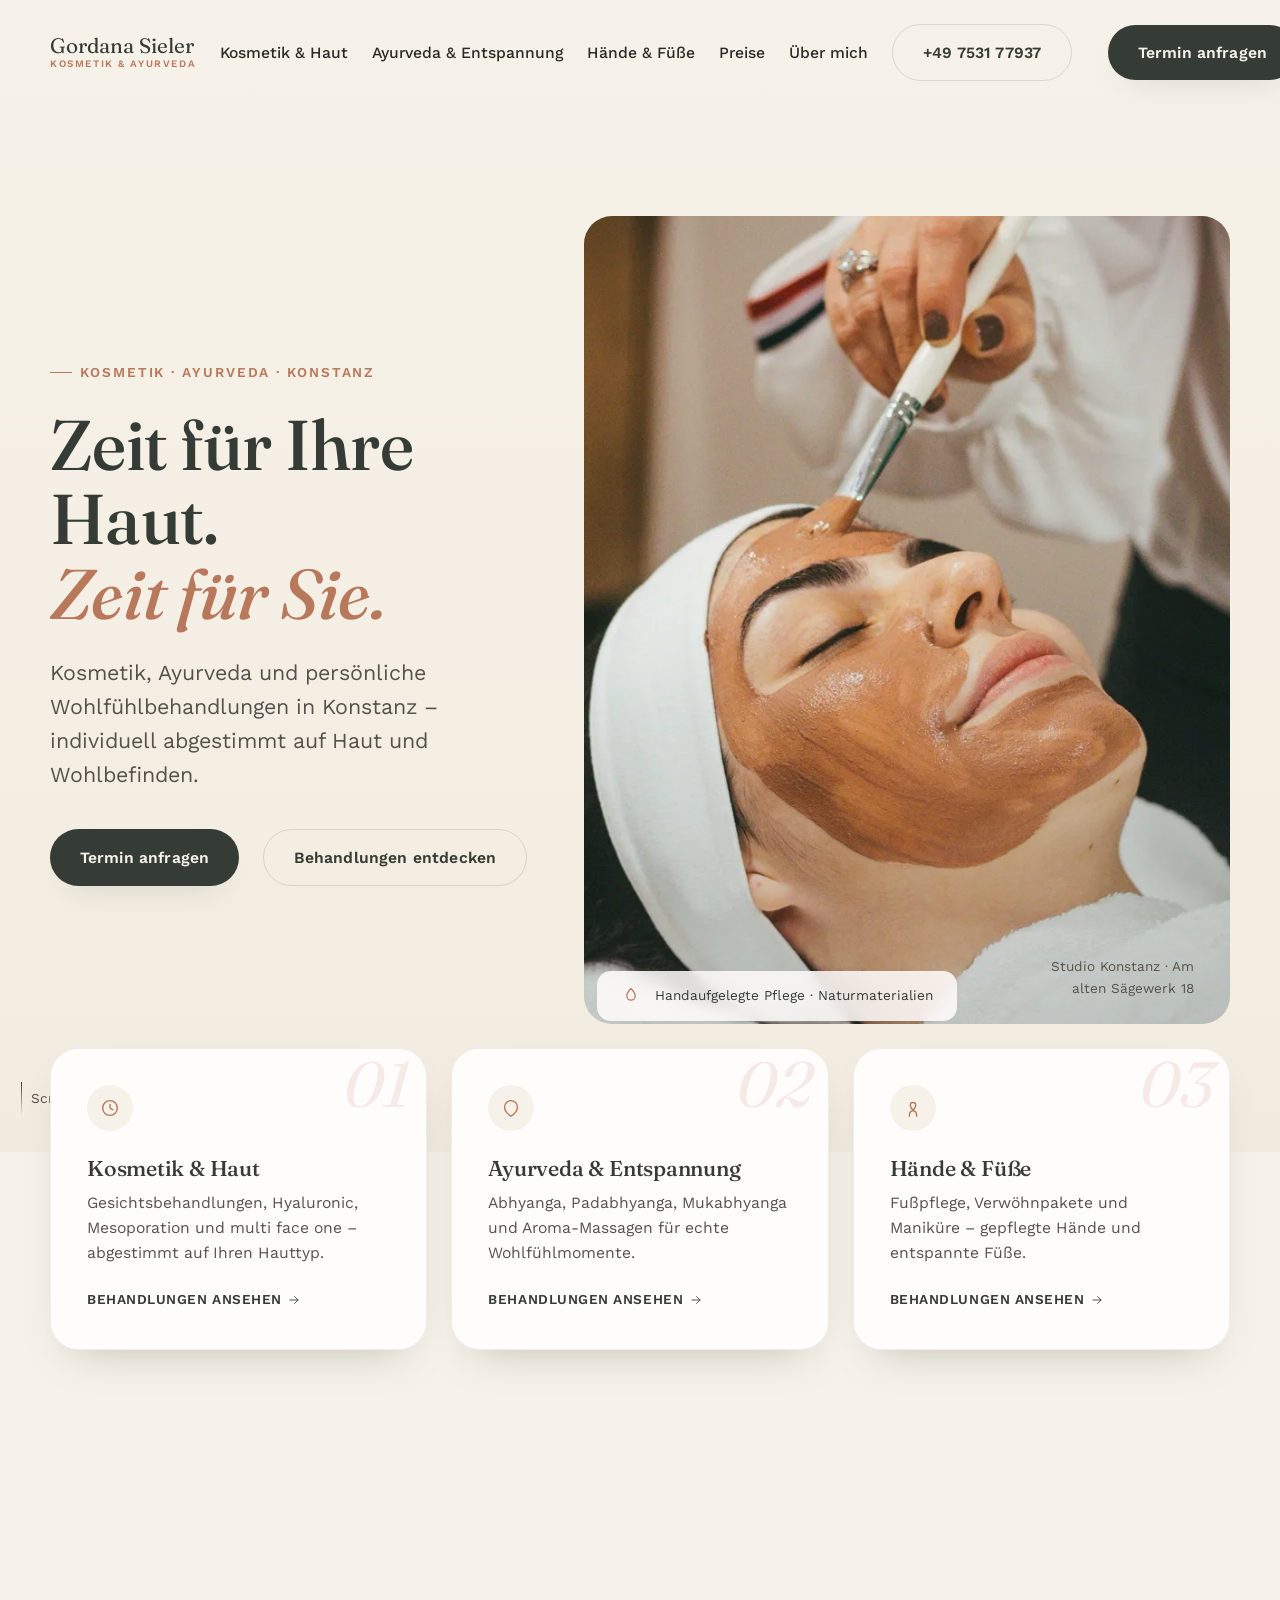
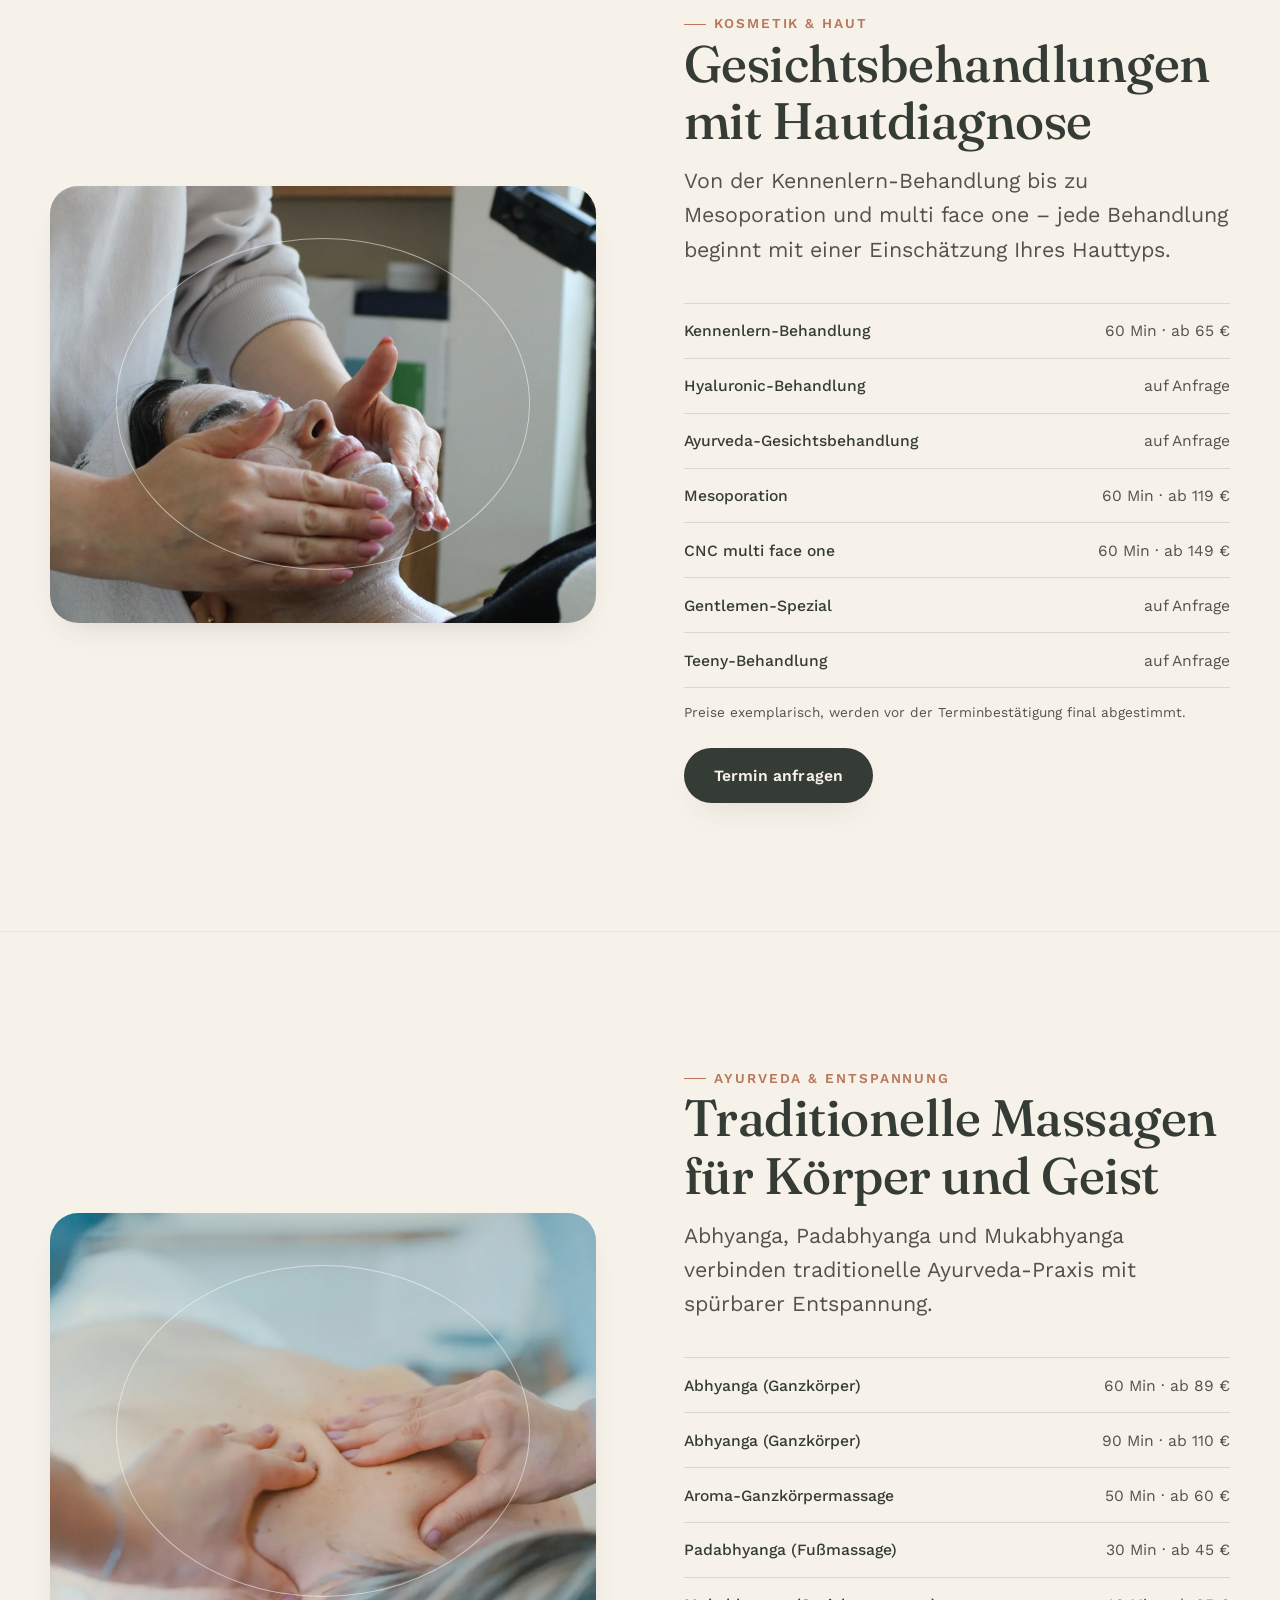
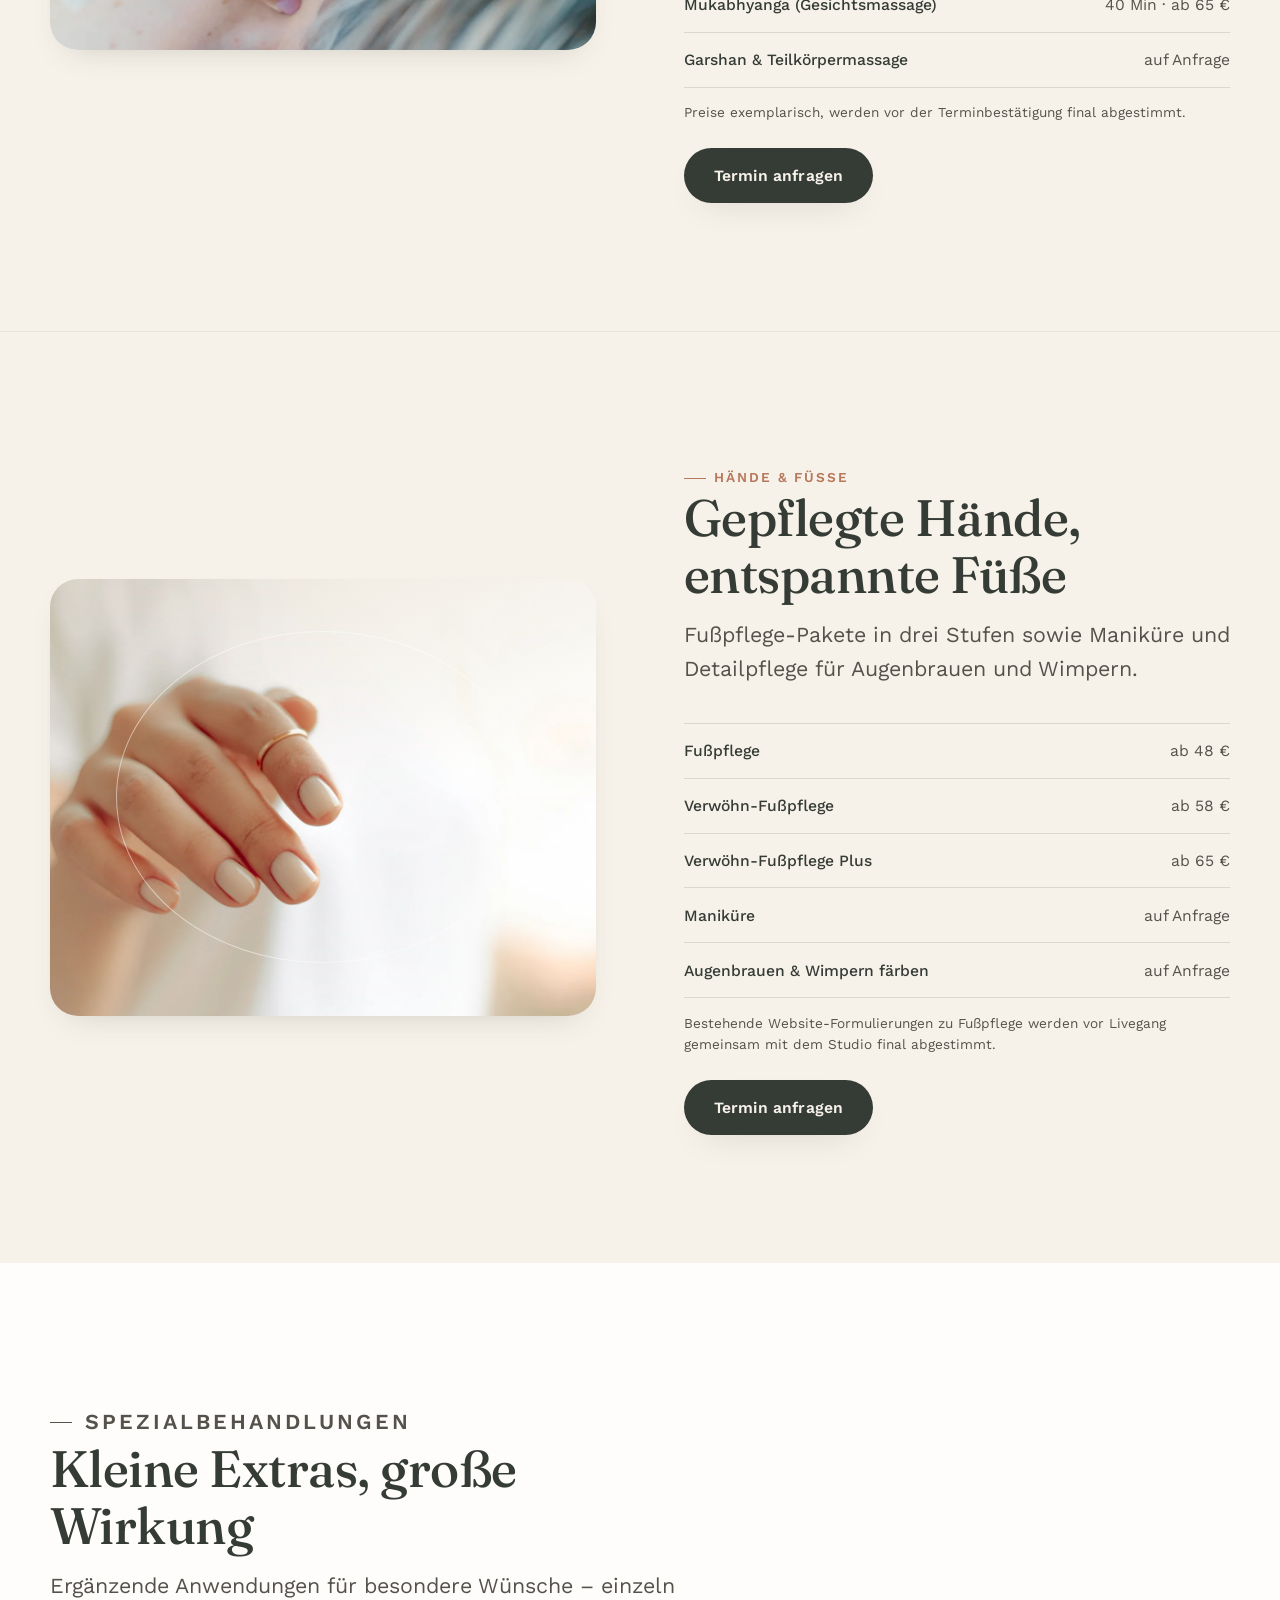
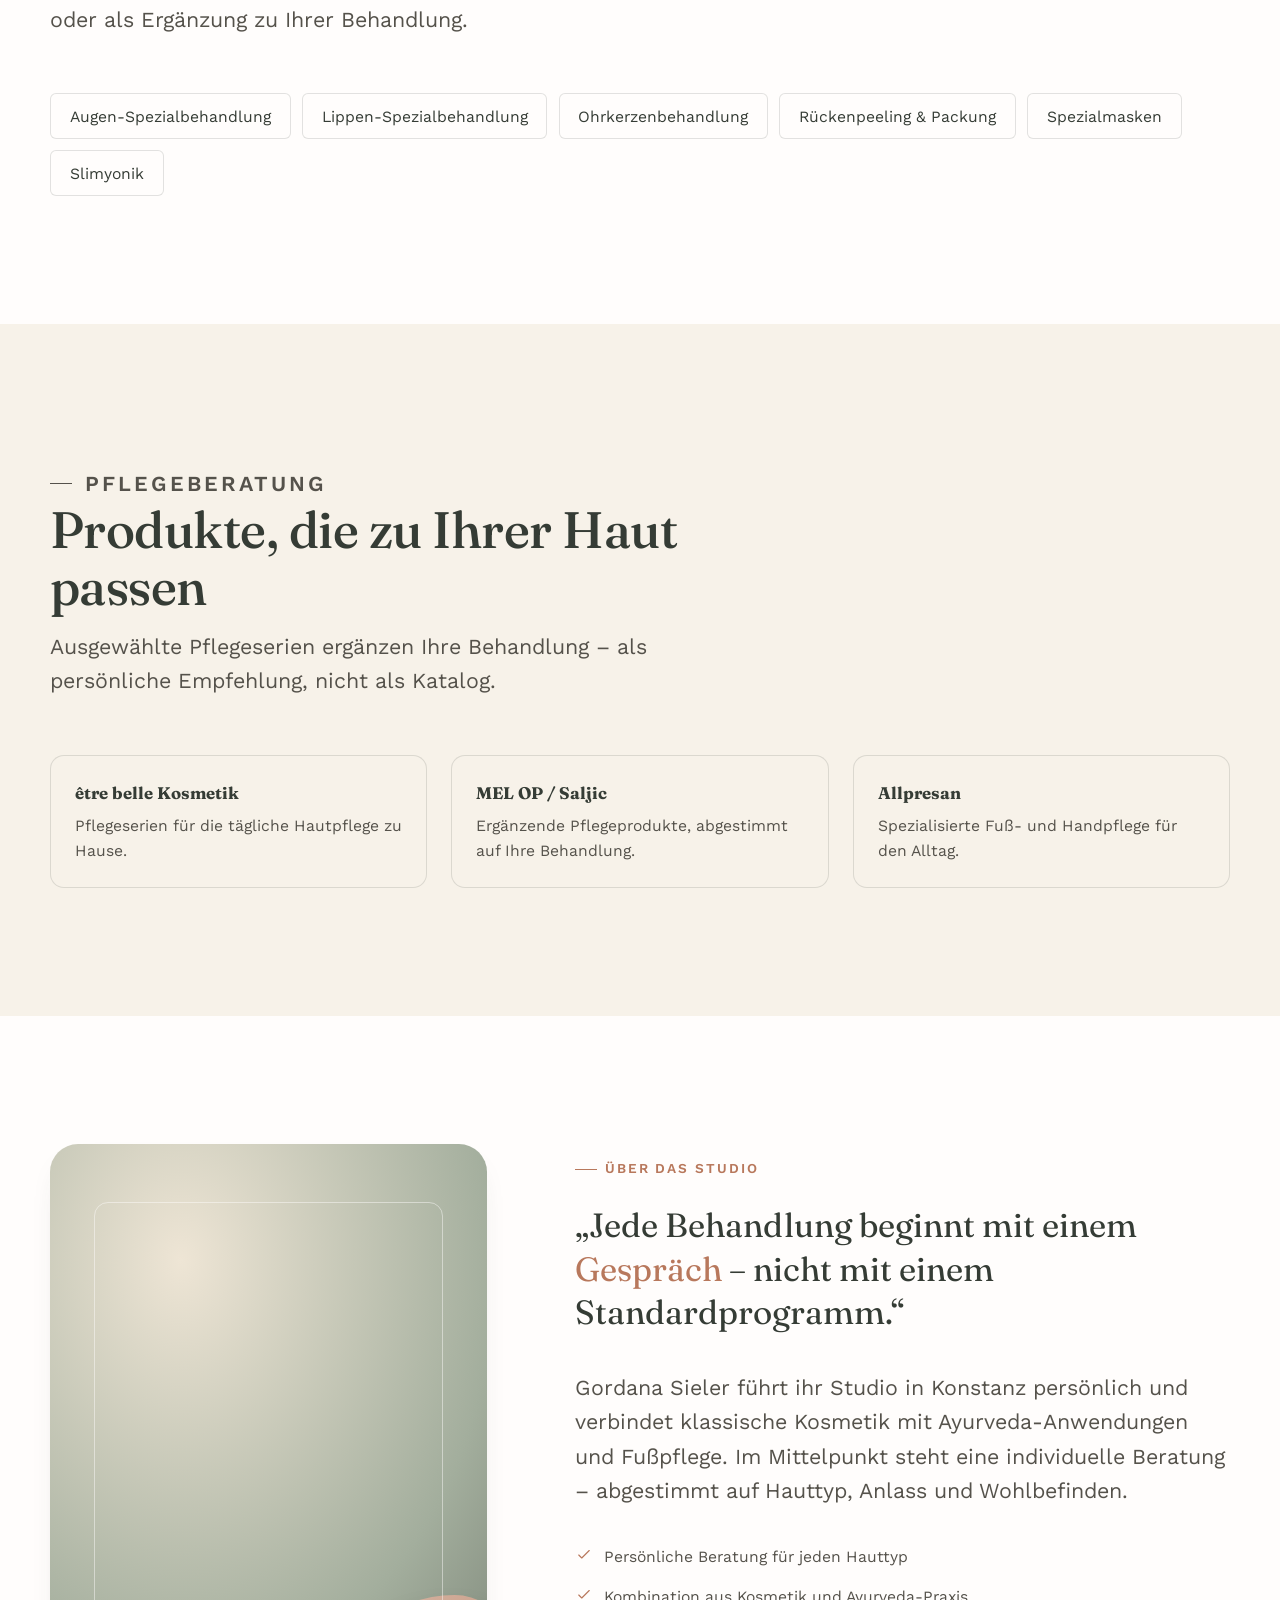
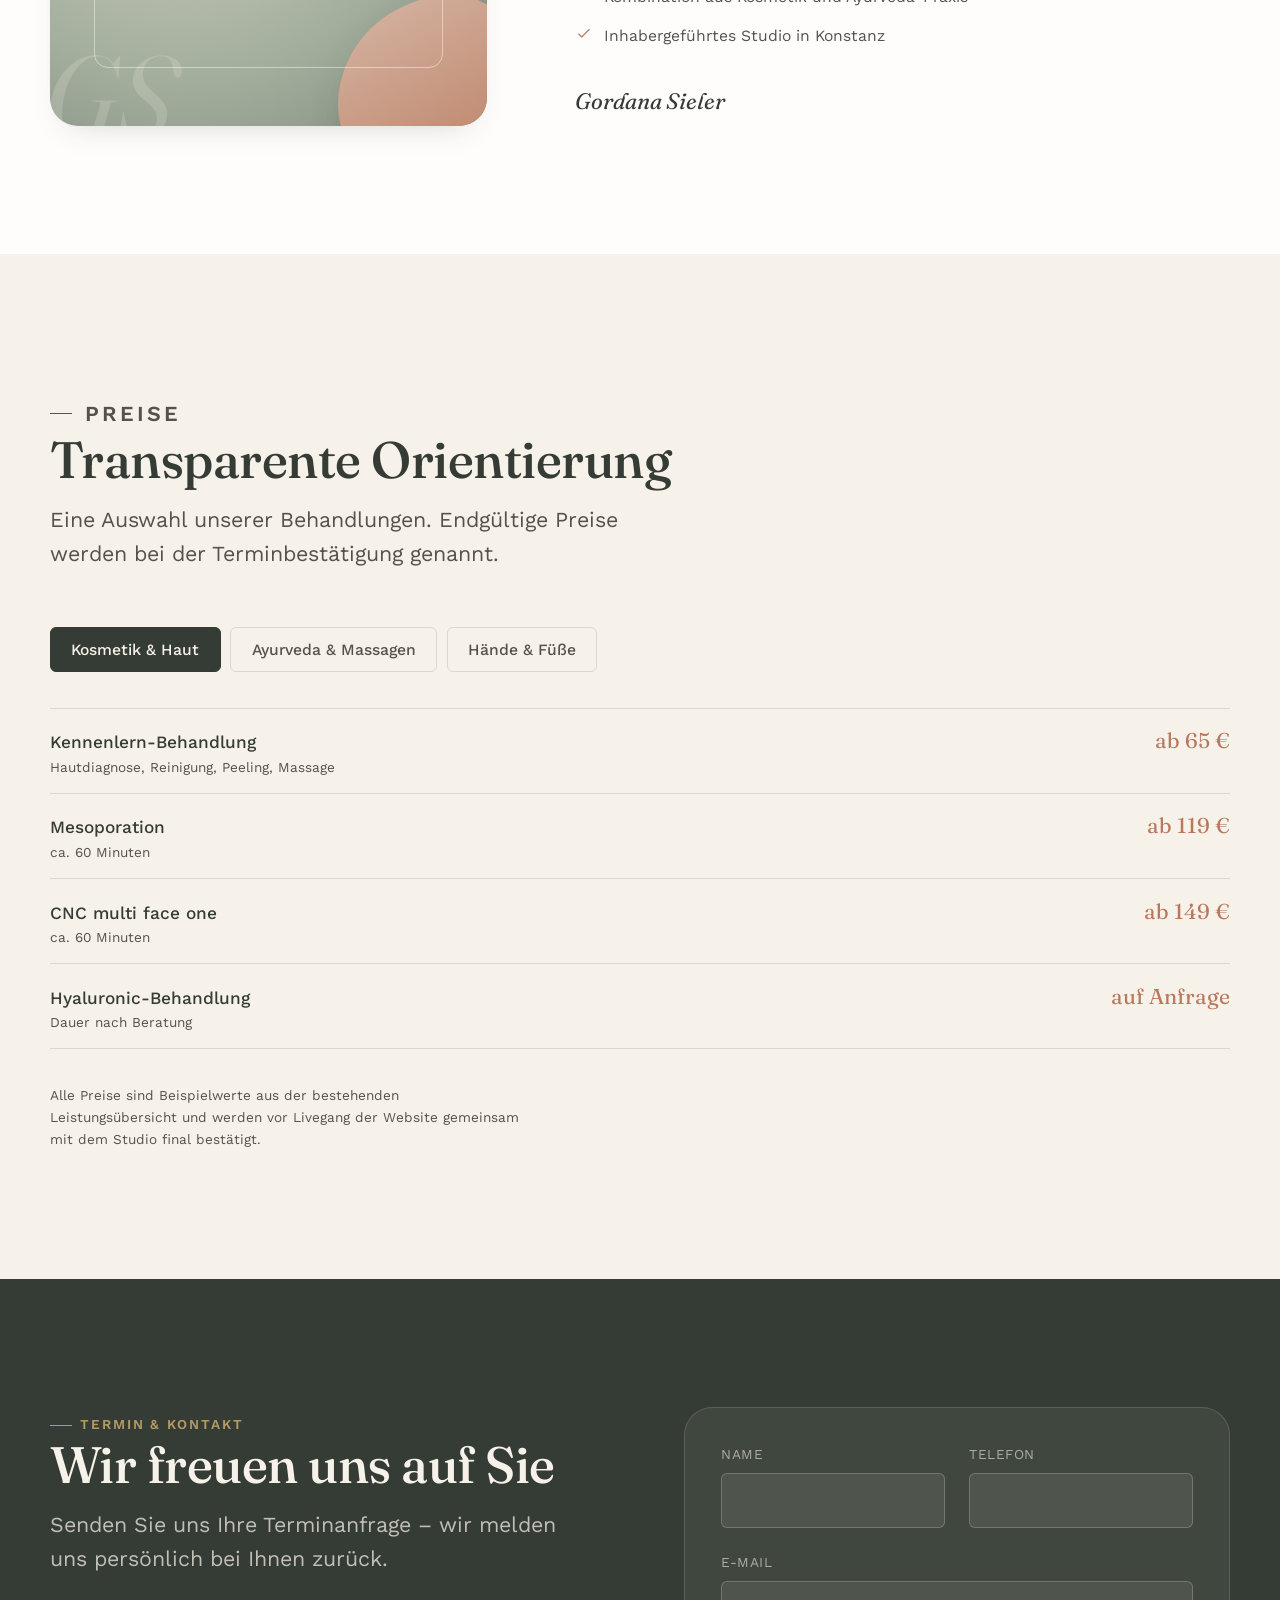
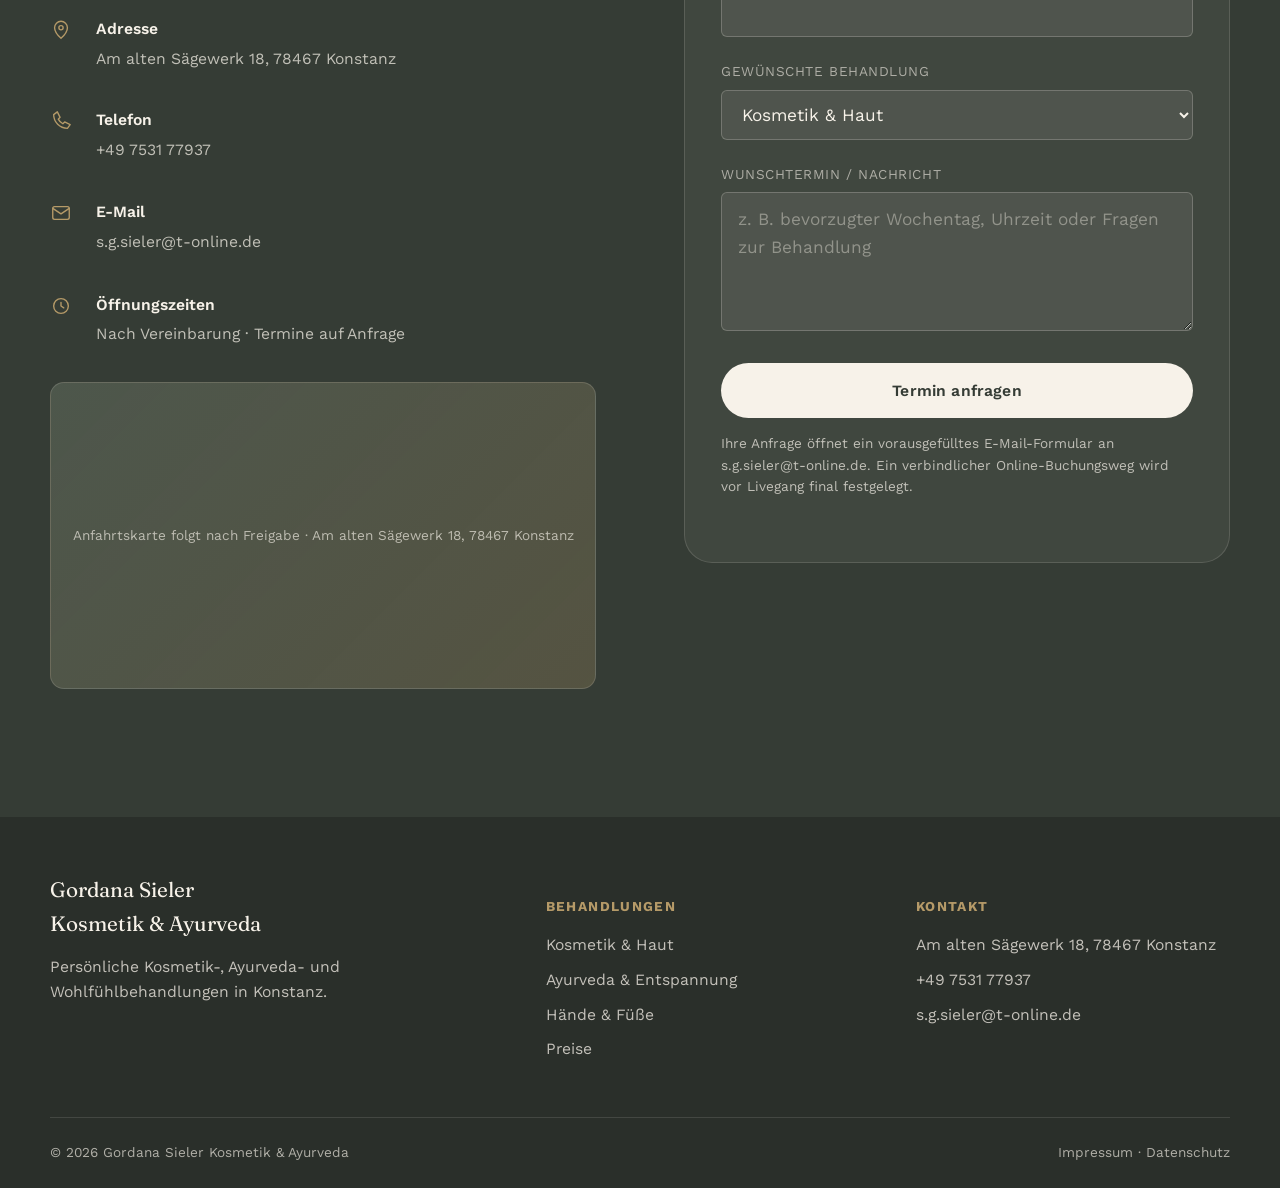
<file: index.html>
<!DOCTYPE html>
<html lang="de">
<head>
<meta charset="UTF-8" />
<meta name="viewport" content="width=device-width, initial-scale=1" />
<title>Gordana Sieler Kosmetik &amp; Ayurveda – Konstanz</title>
<meta name="description" content="Persönliche Kosmetik-, Ayurveda- und Wohlfühlbehandlungen in Konstanz. Individuell abgestimmt auf Haut und Wohlbefinden – Termin anfragen bei Gordana Sieler." />
<link rel="preconnect" href="https://fonts.googleapis.com" />
<link rel="preconnect" href="https://fonts.gstatic.com" crossorigin />
<link href="https://fonts.googleapis.com/css2?family=Fraunces:ital,opsz,wght@0,9..144,400;0,9..144,500;0,9..144,600;1,9..144,500&family=Work+Sans:wght@400;500;600;700&display=swap" rel="stylesheet" />
<link rel="stylesheet" href="css/styles.css" />
</head>
<body>
<a class="skip-link" href="#main">Zum Inhalt springen</a>

<header class="site-header" id="siteHeader">
  <div class="container">
    <a class="brand" href="#top">
      Gordana Sieler
      <span>Kosmetik &amp; Ayurveda</span>
    </a>

    <nav class="nav-links" aria-label="Hauptnavigation">
      <a href="#kosmetik">Kosmetik &amp; Haut</a>
      <a href="#ayurveda">Ayurveda &amp; Entspannung</a>
      <a href="#haende-fuesse">Hände &amp; Füße</a>
      <a href="#preise">Preise</a>
      <a href="#ueber">Über mich</a>
    </nav>

    <div class="header-actions">
      <a class="btn btn-ghost" href="tel:+4975317937">+49 7531 77937</a>
      <a class="btn btn-primary" href="#termin">Termin anfragen</a>
      <button class="nav-toggle" id="navToggle" aria-label="Menü öffnen" aria-expanded="false" aria-controls="mobileNav">
        <span></span><span></span><span></span>
      </button>
    </div>
  </div>
</header>

<nav class="mobile-nav" id="mobileNav" aria-label="Mobile Navigation">
  <a href="#kosmetik">Kosmetik &amp; Haut</a>
  <a href="#ayurveda">Ayurveda &amp; Entspannung</a>
  <a href="#haende-fuesse">Hände &amp; Füße</a>
  <a href="#preise">Preise</a>
  <a href="#ueber">Über mich</a>
  <a class="btn btn-primary" href="#termin">Termin anfragen</a>
</nav>

<main id="main">

  <!-- HERO -->
  <section class="hero" id="top">
    <div class="hero__grid">
      <div class="hero__text">
        <p class="eyebrow">Kosmetik · Ayurveda · Konstanz</p>
        <h1>Zeit für Ihre Haut.<br /><em>Zeit für Sie.</em></h1>
        <p class="hero__sub">Kosmetik, Ayurveda und persönliche Wohlfühlbehandlungen in Konstanz – individuell abgestimmt auf Haut und Wohlbefinden.</p>
        <div class="hero__cta">
          <a class="btn btn-primary" href="#termin">Termin anfragen</a>
          <a class="btn btn-ghost" href="#welten">Behandlungen entdecken</a>
        </div>
      </div>

      <div class="hero__visual" id="heroVisual">
        <div class="hero__layer hero__layer--bg" data-depth="4"></div>
        <div class="hero__layer hero__layer--mid" data-depth="7"></div>
        <div class="hero__layer hero__layer--main" data-depth="7">
          <picture>
            <source srcset="assets/img/hero-kosmetik-final.webp" type="image/webp" />
            <img src="assets/img/hero-kosmetik-final.jpg" alt="Kosmetikbehandlung mit warmer Gesichtsmaske, aufgetragen mit einem Pinsel" loading="eager" fetchpriority="high" />
          </picture>
        </div>
        <div class="hero__layer hero__layer--fg" data-depth="10">
          <div class="hero__chip">
            <svg viewBox="0 0 24 24" fill="none" stroke="currentColor" stroke-width="1.5"><path d="M12 3c-3 3-5 6-5 9a5 5 0 0 0 10 0c0-3-2-6-5-9Z" stroke-linecap="round" stroke-linejoin="round"/></svg>
            <span>Handaufgelegte Pflege &middot; Naturmaterialien</span>
          </div>
        </div>
        <p class="hero__note">Studio Konstanz &middot; Am alten Sägewerk 18</p>
      </div>
    </div>

    <div class="hero__scroll-cue" aria-hidden="true">
      <span></span>
      Scrollen
    </div>
  </section>

  <!-- WORLDS TRANSITION -->
  <section class="worlds" id="welten">
    <div class="container">
      <div class="worlds__grid">
        <article class="world-card" data-reveal>
          <div class="world-card__icon">
            <svg viewBox="0 0 24 24" fill="none" stroke="currentColor" stroke-width="1.5"><circle cx="12" cy="12" r="8"/><path d="M12 8v4l3 2" stroke-linecap="round" stroke-linejoin="round"/></svg>
          </div>
          <h3>Kosmetik &amp; Haut</h3>
          <p>Gesichtsbehandlungen, Hyaluronic, Mesoporation und multi face one – abgestimmt auf Ihren Hauttyp.</p>
          <a href="#kosmetik">Behandlungen ansehen
            <svg viewBox="0 0 24 24" fill="none" stroke="currentColor" stroke-width="1.5"><path d="M5 12h14M13 6l6 6-6 6" stroke-linecap="round" stroke-linejoin="round"/></svg>
          </a>
        </article>

        <article class="world-card" data-reveal>
          <div class="world-card__icon">
            <svg viewBox="0 0 24 24" fill="none" stroke="currentColor" stroke-width="1.5"><path d="M12 21c4-2.5 7-6 7-10a7 7 0 0 0-14 0c0 4 3 7.5 7 10Z" stroke-linecap="round" stroke-linejoin="round"/></svg>
          </div>
          <h3>Ayurveda &amp; Entspannung</h3>
          <p>Abhyanga, Padabhyanga, Mukabhyanga und Aroma-Massagen für echte Wohlfühlmomente.</p>
          <a href="#ayurveda">Behandlungen ansehen
            <svg viewBox="0 0 24 24" fill="none" stroke="currentColor" stroke-width="1.5"><path d="M5 12h14M13 6l6 6-6 6" stroke-linecap="round" stroke-linejoin="round"/></svg>
          </a>
        </article>

        <article class="world-card" data-reveal>
          <div class="world-card__icon">
            <svg viewBox="0 0 24 24" fill="none" stroke="currentColor" stroke-width="1.5"><path d="M8 21c0-4 1.5-6 4-6s4 2 4 6M9 9a3 3 0 1 1 6 0c0 2-1.5 3-3 6-1.5-3-3-4-3-6Z" stroke-linecap="round" stroke-linejoin="round"/></svg>
          </div>
          <h3>Hände &amp; Füße</h3>
          <p>Fußpflege, Verwöhnpakete und Maniküre – gepflegte Hände und entspannte Füße.</p>
          <a href="#haende-fuesse">Behandlungen ansehen
            <svg viewBox="0 0 24 24" fill="none" stroke="currentColor" stroke-width="1.5"><path d="M5 12h14M13 6l6 6-6 6" stroke-linecap="round" stroke-linejoin="round"/></svg>
          </a>
        </article>
      </div>
    </div>
  </section>

  <!-- KOSMETIK & HAUT -->
  <section class="leistung-block" id="kosmetik">
    <div class="container leistung-block__grid">
      <div class="leistung-visual leistung-visual--kosmetik" data-reveal>
        <picture>
          <source srcset="assets/img/kosmetik-treatment-final.webp" type="image/webp" />
          <img src="assets/img/kosmetik-treatment-final.jpg" alt="Kosmetikerin reinigt sanft das Gesicht einer Kundin während einer Behandlung" loading="lazy" />
        </picture>
        <div class="leistung-visual__ring"></div>
      </div>
      <div data-reveal>
        <p class="eyebrow">Kosmetik &amp; Haut</p>
        <h2>Gesichtsbehandlungen mit Hautdiagnose</h2>
        <p class="hero__sub" style="max-width:52ch;margin-top:.9rem;">Von der Kennenlern-Behandlung bis zu Mesoporation und multi face one – jede Behandlung beginnt mit einer Einschätzung Ihres Hauttyps.</p>
        <ul class="leistung-list">
          <li><span>Kennenlern-Behandlung</span><span>60 Min &middot; ab 65 €</span></li>
          <li><span>Hyaluronic-Behandlung</span><span>auf Anfrage</span></li>
          <li><span>Ayurveda-Gesichtsbehandlung</span><span>auf Anfrage</span></li>
          <li><span>Mesoporation</span><span>60 Min &middot; ab 119 €</span></li>
          <li><span>CNC multi face one</span><span>60 Min &middot; ab 149 €</span></li>
          <li><span>Gentlemen-Spezial</span><span>auf Anfrage</span></li>
          <li><span>Teeny-Behandlung</span><span>auf Anfrage</span></li>
        </ul>
        <p class="leistung-list-note">Preise exemplarisch, werden vor der Terminbestätigung final abgestimmt.</p>
        <a class="btn btn-primary" href="#termin" style="margin-top:1.5rem;">Termin anfragen</a>
      </div>
    </div>
  </section>

  <!-- AYURVEDA -->
  <section class="leistung-block leistung-block--reverse" id="ayurveda">
    <div class="container leistung-block__grid">
      <div data-reveal>
        <p class="eyebrow">Ayurveda &amp; Entspannung</p>
        <h2>Traditionelle Massagen für Körper und Geist</h2>
        <p class="hero__sub" style="max-width:52ch;margin-top:.9rem;">Abhyanga, Padabhyanga und Mukabhyanga verbinden traditionelle Ayurveda-Praxis mit spürbarer Entspannung.</p>
        <ul class="leistung-list">
          <li><span>Abhyanga (Ganzkörper)</span><span>60 Min &middot; ab 89 €</span></li>
          <li><span>Abhyanga (Ganzkörper)</span><span>90 Min &middot; ab 110 €</span></li>
          <li><span>Aroma-Ganzkörpermassage</span><span>50 Min &middot; ab 60 €</span></li>
          <li><span>Padabhyanga (Fußmassage)</span><span>30 Min &middot; ab 45 €</span></li>
          <li><span>Mukabhyanga (Gesichtsmassage)</span><span>40 Min &middot; ab 65 €</span></li>
          <li><span>Garshan &amp; Teilkörpermassage</span><span>auf Anfrage</span></li>
        </ul>
        <p class="leistung-list-note">Preise exemplarisch, werden vor der Terminbestätigung final abgestimmt.</p>
        <a class="btn btn-primary" href="#termin" style="margin-top:1.5rem;">Termin anfragen</a>
      </div>
      <div class="leistung-visual leistung-visual--ayurveda" data-reveal>
        <picture>
          <source srcset="assets/img/ayurveda-final.webp" type="image/webp" />
          <img src="assets/img/ayurveda-final.jpg" alt="Hände massieren sanft den Rücken während einer Ayurveda-Massage" loading="lazy" />
        </picture>
        <div class="leistung-visual__ring"></div>
      </div>
    </div>
  </section>

  <!-- HÄNDE & FÜSSE -->
  <section class="leistung-block" id="haende-fuesse">
    <div class="container leistung-block__grid">
      <div class="leistung-visual leistung-visual--haende" data-reveal>
        <picture>
          <source srcset="assets/img/haende-fuesse-final.webp" type="image/webp" />
          <img src="assets/img/haende-fuesse-final.jpg" alt="Gepflegte Hand mit dezenter Maniküre in warmem Licht" loading="lazy" />
        </picture>
        <div class="leistung-visual__ring"></div>
      </div>
      <div data-reveal>
        <p class="eyebrow">Hände &amp; Füße</p>
        <h2>Gepflegte Hände, entspannte Füße</h2>
        <p class="hero__sub" style="max-width:52ch;margin-top:.9rem;">Fußpflege-Pakete in drei Stufen sowie Maniküre und Detailpflege für Augenbrauen und Wimpern.</p>
        <ul class="leistung-list">
          <li><span>Fußpflege</span><span>ab 48 €</span></li>
          <li><span>Verwöhn-Fußpflege</span><span>ab 58 €</span></li>
          <li><span>Verwöhn-Fußpflege Plus</span><span>ab 65 €</span></li>
          <li><span>Maniküre</span><span>auf Anfrage</span></li>
          <li><span>Augenbrauen &amp; Wimpern färben</span><span>auf Anfrage</span></li>
        </ul>
        <p class="leistung-list-note">Bestehende Website-Formulierungen zu Fußpflege werden vor Livegang gemeinsam mit dem Studio final abgestimmt.</p>
        <a class="btn btn-primary" href="#termin" style="margin-top:1.5rem;">Termin anfragen</a>
      </div>
    </div>
  </section>

  <!-- SPEZIALBEHANDLUNGEN -->
  <section class="section-alt">
    <div class="container">
      <div class="section-head" data-reveal>
        <p class="eyebrow">Spezialbehandlungen</p>
        <h2>Kleine Extras, große Wirkung</h2>
        <p>Ergänzende Anwendungen für besondere Wünsche – einzeln oder als Ergänzung zu Ihrer Behandlung.</p>
      </div>
      <div class="chip-cloud" data-reveal>
        <span class="chip">Augen-Spezialbehandlung</span>
        <span class="chip">Lippen-Spezialbehandlung</span>
        <span class="chip">Ohrkerzenbehandlung</span>
        <span class="chip">Rückenpeeling &amp; Packung</span>
        <span class="chip">Spezialmasken</span>
        <span class="chip">Slimyonik</span>
      </div>
    </div>
  </section>

  <!-- PRODUKTE -->
  <section id="produkte">
    <div class="container">
      <div class="section-head" data-reveal>
        <p class="eyebrow">Pflegeberatung</p>
        <h2>Produkte, die zu Ihrer Haut passen</h2>
        <p>Ausgewählte Pflegeserien ergänzen Ihre Behandlung – als persönliche Empfehlung, nicht als Katalog.</p>
      </div>
      <div class="produkte__grid" data-reveal>
        <div class="produkt-card">
          <h4>être belle Kosmetik</h4>
          <p>Pflegeserien für die tägliche Hautpflege zu Hause.</p>
        </div>
        <div class="produkt-card">
          <h4>MEL OP / Saljic</h4>
          <p>Ergänzende Pflegeprodukte, abgestimmt auf Ihre Behandlung.</p>
        </div>
        <div class="produkt-card">
          <h4>Allpresan</h4>
          <p>Spezialisierte Fuß- und Handpflege für den Alltag.</p>
        </div>
      </div>
    </div>
  </section>

  <!-- ÜBER -->
  <section class="section-alt" id="ueber">
    <div class="container about">
      <div class="about__portrait" data-reveal>
        <div class="about__portrait-accent"></div>
      </div>
      <div data-reveal>
        <p class="eyebrow">Über das Studio</p>
        <p class="about__quote">„Jede Behandlung beginnt mit einem <span>Gespräch</span> – nicht mit einem Standardprogramm.“</p>
        <p class="hero__sub" style="max-width:56ch;">Gordana Sieler führt ihr Studio in Konstanz persönlich und verbindet klassische Kosmetik mit Ayurveda-Anwendungen und Fußpflege. Im Mittelpunkt steht eine individuelle Beratung – abgestimmt auf Hauttyp, Anlass und Wohlbefinden.</p>
        <ul>
          <li>
            <svg viewBox="0 0 24 24" fill="none" stroke="currentColor" stroke-width="1.5"><path d="M5 12l4 4L19 6" stroke-linecap="round" stroke-linejoin="round"/></svg>
            Persönliche Beratung für jeden Hauttyp
          </li>
          <li>
            <svg viewBox="0 0 24 24" fill="none" stroke="currentColor" stroke-width="1.5"><path d="M5 12l4 4L19 6" stroke-linecap="round" stroke-linejoin="round"/></svg>
            Kombination aus Kosmetik und Ayurveda-Praxis
          </li>
          <li>
            <svg viewBox="0 0 24 24" fill="none" stroke="currentColor" stroke-width="1.5"><path d="M5 12l4 4L19 6" stroke-linecap="round" stroke-linejoin="round"/></svg>
            Inhabergeführtes Studio in Konstanz
          </li>
        </ul>
        <p class="about__signature">Gordana Sieler</p>
      </div>
    </div>
  </section>

  <!-- PREISE -->
  <section id="preise">
    <div class="container">
      <div class="section-head" data-reveal>
        <p class="eyebrow">Preise</p>
        <h2>Transparente Orientierung</h2>
        <p>Eine Auswahl unserer Behandlungen. Endgültige Preise werden bei der Terminbestätigung genannt.</p>
      </div>

      <div class="preise-tabs" role="tablist" data-reveal>
        <button class="preise-tab is-active" data-tab="kosmetik-preise" role="tab" aria-selected="true">Kosmetik &amp; Haut</button>
        <button class="preise-tab" data-tab="ayurveda-preise" role="tab" aria-selected="false">Ayurveda &amp; Massagen</button>
        <button class="preise-tab" data-tab="haende-preise" role="tab" aria-selected="false">Hände &amp; Füße</button>
      </div>

      <div class="preise-panel is-active" id="kosmetik-preise">
        <div class="preise-grid">
          <div class="preise-row"><div><div class="name">Kennenlern-Behandlung</div><div class="dauer">Hautdiagnose, Reinigung, Peeling, Massage</div></div><span></span><span class="preis">ab 65 €</span></div>
          <div class="preise-row"><div><div class="name">Mesoporation</div><div class="dauer">ca. 60 Minuten</div></div><span></span><span class="preis">ab 119 €</span></div>
          <div class="preise-row"><div><div class="name">CNC multi face one</div><div class="dauer">ca. 60 Minuten</div></div><span></span><span class="preis">ab 149 €</span></div>
          <div class="preise-row"><div><div class="name">Hyaluronic-Behandlung</div><div class="dauer">Dauer nach Beratung</div></div><span></span><span class="preis">auf Anfrage</span></div>
        </div>
      </div>

      <div class="preise-panel" id="ayurveda-preise">
        <div class="preise-grid">
          <div class="preise-row"><div><div class="name">Abhyanga (Ganzkörper)</div><div class="dauer">ca. 60 Minuten</div></div><span></span><span class="preis">ab 89 €</span></div>
          <div class="preise-row"><div><div class="name">Abhyanga (Ganzkörper)</div><div class="dauer">ca. 90 Minuten</div></div><span></span><span class="preis">ab 110 €</span></div>
          <div class="preise-row"><div><div class="name">Aroma-Ganzkörpermassage</div><div class="dauer">ca. 50 Minuten</div></div><span></span><span class="preis">ab 60 €</span></div>
          <div class="preise-row"><div><div class="name">Padabhyanga</div><div class="dauer">ca. 30 Minuten</div></div><span></span><span class="preis">ab 45 €</span></div>
          <div class="preise-row"><div><div class="name">Mukabhyanga</div><div class="dauer">ca. 40 Minuten</div></div><span></span><span class="preis">ab 65 €</span></div>
        </div>
      </div>

      <div class="preise-panel" id="haende-preise">
        <div class="preise-grid">
          <div class="preise-row"><div><div class="name">Fußpflege</div><div class="dauer">Basispflege</div></div><span></span><span class="preis">ab 48 €</span></div>
          <div class="preise-row"><div><div class="name">Verwöhn-Fußpflege</div><div class="dauer">erweiterte Pflege</div></div><span></span><span class="preis">ab 58 €</span></div>
          <div class="preise-row"><div><div class="name">Verwöhn-Fußpflege Plus</div><div class="dauer">umfassende Pflege</div></div><span></span><span class="preis">ab 65 €</span></div>
          <div class="preise-row"><div><div class="name">Maniküre</div><div class="dauer">Dauer nach Beratung</div></div><span></span><span class="preis">auf Anfrage</span></div>
        </div>
      </div>

      <p class="preise-hinweis">Alle Preise sind Beispielwerte aus der bestehenden Leistungsübersicht und werden vor Livegang der Website gemeinsam mit dem Studio final bestätigt.</p>
    </div>
  </section>

  <!-- TERMIN / KONTAKT -->
  <section class="kontakt" id="termin">
    <div class="container kontakt__grid">
      <div data-reveal>
        <p class="eyebrow">Termin &amp; Kontakt</p>
        <h2>Wir freuen uns auf Sie</h2>
        <p class="hero__sub" style="color:rgba(247,242,233,.72);max-width:44ch;margin-top:.9rem;">Senden Sie uns Ihre Terminanfrage – wir melden uns persönlich bei Ihnen zurück.</p>

        <div class="kontakt-info" style="margin-top:2.5rem;">
          <div class="kontakt-info__item">
            <svg viewBox="0 0 24 24" fill="none" stroke="currentColor" stroke-width="1.5"><path d="M12 21s7-6.2 7-11.5A7 7 0 0 0 5 9.5C5 14.8 12 21 12 21Z"/><circle cx="12" cy="9.5" r="2.3"/></svg>
            <div>
              <h4>Adresse</h4>
              <p>Am alten Sägewerk 18, 78467 Konstanz</p>
            </div>
          </div>
          <div class="kontakt-info__item">
            <svg viewBox="0 0 24 24" fill="none" stroke="currentColor" stroke-width="1.5"><path d="M4 5c0 8.3 6.7 15 15 15l3-4-6-3-2 2c-2-1-4-3-5-5l2-2-3-6-4 3Z" stroke-linecap="round" stroke-linejoin="round"/></svg>
            <div>
              <h4>Telefon</h4>
              <a href="tel:+4975317937">+49 7531 77937</a>
            </div>
          </div>
          <div class="kontakt-info__item">
            <svg viewBox="0 0 24 24" fill="none" stroke="currentColor" stroke-width="1.5"><rect x="3" y="5" width="18" height="14" rx="2"/><path d="m3 7 9 6 9-6" stroke-linecap="round" stroke-linejoin="round"/></svg>
            <div>
              <h4>E-Mail</h4>
              <a href="mailto:s.g.sieler@t-online.de">s.g.sieler@t-online.de</a>
            </div>
          </div>
          <div class="kontakt-info__item">
            <svg viewBox="0 0 24 24" fill="none" stroke="currentColor" stroke-width="1.5"><circle cx="12" cy="12" r="8"/><path d="M12 8v4l3 2" stroke-linecap="round" stroke-linejoin="round"/></svg>
            <div>
              <h4>Öffnungszeiten</h4>
              <p>Nach Vereinbarung &middot; Termine auf Anfrage</p>
            </div>
          </div>
        </div>

        <div class="kontakt-map">
          <span>Anfahrtskarte folgt nach Freigabe &middot; Am alten Sägewerk 18, 78467 Konstanz</span>
        </div>
      </div>

      <div data-reveal>
        <form class="form-card" id="terminForm" novalidate>
          <div class="form-row form-row--split">
            <div class="form-field">
              <label for="fName">Name</label>
              <input type="text" id="fName" name="name" required autocomplete="name" />
            </div>
            <div class="form-field">
              <label for="fPhone">Telefon</label>
              <input type="tel" id="fPhone" name="telefon" autocomplete="tel" />
            </div>
          </div>
          <div class="form-row">
            <div class="form-field">
              <label for="fEmail">E-Mail</label>
              <input type="email" id="fEmail" name="email" required autocomplete="email" />
            </div>
          </div>
          <div class="form-row">
            <div class="form-field">
              <label for="fService">Gewünschte Behandlung</label>
              <select id="fService" name="behandlung">
                <option value="Kosmetik & Haut">Kosmetik &amp; Haut</option>
                <option value="Ayurveda & Entspannung">Ayurveda &amp; Entspannung</option>
                <option value="Hände & Füße">Hände &amp; Füße</option>
                <option value="Spezialbehandlung">Spezialbehandlung</option>
                <option value="Noch unsicher">Noch unsicher / Beratung gewünscht</option>
              </select>
            </div>
          </div>
          <div class="form-row">
            <div class="form-field">
              <label for="fMessage">Wunschtermin / Nachricht</label>
              <textarea id="fMessage" name="nachricht" rows="4" placeholder="z. B. bevorzugter Wochentag, Uhrzeit oder Fragen zur Behandlung"></textarea>
            </div>
          </div>
          <button class="btn btn-on-dark" type="submit" style="width:100%;">Termin anfragen</button>
          <p class="form-note">Ihre Anfrage öffnet ein vorausgefülltes E-Mail-Formular an s.g.sieler@t-online.de. Ein verbindlicher Online-Buchungsweg wird vor Livegang final festgelegt.</p>
          <p class="form-status" id="formStatus" role="status"></p>
        </form>
      </div>
    </div>
  </section>

</main>

<footer class="site-footer">
  <div class="container">
    <div class="footer__grid">
      <div>
        <p class="footer__brand">Gordana Sieler<br />Kosmetik &amp; Ayurveda</p>
        <p style="max-width:32ch;font-size:var(--fs-sm);">Persönliche Kosmetik-, Ayurveda- und Wohlfühlbehandlungen in Konstanz.</p>
      </div>
      <div>
        <h5>Behandlungen</h5>
        <ul>
          <li><a href="#kosmetik">Kosmetik &amp; Haut</a></li>
          <li><a href="#ayurveda">Ayurveda &amp; Entspannung</a></li>
          <li><a href="#haende-fuesse">Hände &amp; Füße</a></li>
          <li><a href="#preise">Preise</a></li>
        </ul>
      </div>
      <div>
        <h5>Kontakt</h5>
        <ul>
          <li>Am alten Sägewerk 18, 78467 Konstanz</li>
          <li><a href="tel:+4975317937">+49 7531 77937</a></li>
          <li><a href="mailto:s.g.sieler@t-online.de">s.g.sieler@t-online.de</a></li>
        </ul>
      </div>
    </div>
    <div class="footer__bottom">
      <span>&copy; 2026 Gordana Sieler Kosmetik &amp; Ayurveda</span>
      <span><a href="impressum.html">Impressum</a> &middot; <a href="datenschutz.html">Datenschutz</a></span>
    </div>
  </div>
</footer>

<script src="js/main.js"></script>
</body>
</html>
</file>
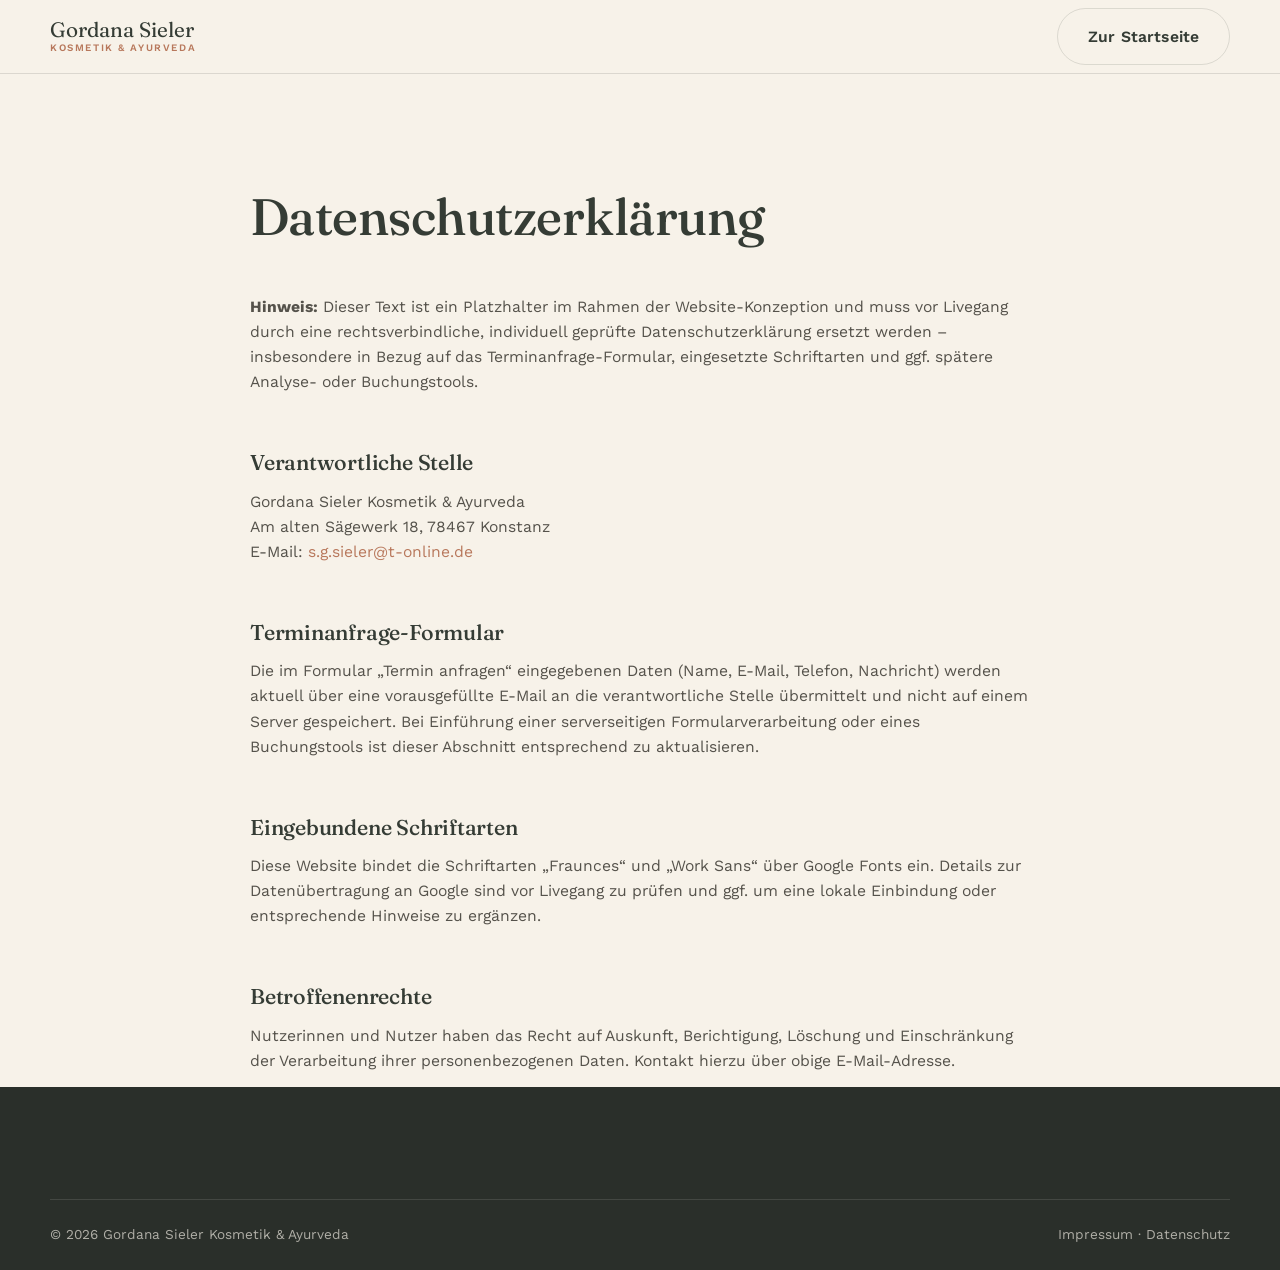
<file: datenschutz.html>
<!DOCTYPE html>
<html lang="de">
<head>
<meta charset="UTF-8" />
<meta name="viewport" content="width=device-width, initial-scale=1" />
<title>Datenschutz – Gordana Sieler Kosmetik &amp; Ayurveda</title>
<meta name="robots" content="noindex" />
<link rel="preconnect" href="https://fonts.googleapis.com" />
<link rel="preconnect" href="https://fonts.gstatic.com" crossorigin />
<link href="https://fonts.googleapis.com/css2?family=Fraunces:ital,opsz,wght@0,9..144,400;0,9..144,500;0,9..144,600;1,9..144,500&family=Work+Sans:wght@400;500;600;700&display=swap" rel="stylesheet" />
<link rel="stylesheet" href="css/styles.css" />
</head>
<body>
<header class="site-header is-scrolled">
  <div class="container">
    <a class="brand" href="index.html">
      Gordana Sieler
      <span>Kosmetik &amp; Ayurveda</span>
    </a>
    <a class="btn btn-ghost" href="index.html">Zur Startseite</a>
  </div>
</header>

<main class="container legal">
  <h1>Datenschutzerklärung</h1>
  <p><strong>Hinweis:</strong> Dieser Text ist ein Platzhalter im Rahmen der Website-Konzeption und muss vor
  Livegang durch eine rechtsverbindliche, individuell geprüfte Datenschutzerklärung ersetzt werden – insbesondere
  in Bezug auf das Terminanfrage-Formular, eingesetzte Schriftarten und ggf. spätere Analyse- oder Buchungstools.</p>

  <h2>Verantwortliche Stelle</h2>
  <p>
    Gordana Sieler Kosmetik &amp; Ayurveda<br />
    Am alten Sägewerk 18, 78467 Konstanz<br />
    E-Mail: <a href="mailto:s.g.sieler@t-online.de">s.g.sieler@t-online.de</a>
  </p>

  <h2>Terminanfrage-Formular</h2>
  <p>Die im Formular „Termin anfragen“ eingegebenen Daten (Name, E-Mail, Telefon, Nachricht) werden aktuell über
  eine vorausgefüllte E-Mail an die verantwortliche Stelle übermittelt und nicht auf einem Server gespeichert.
  Bei Einführung einer serverseitigen Formularverarbeitung oder eines Buchungstools ist dieser Abschnitt
  entsprechend zu aktualisieren.</p>

  <h2>Eingebundene Schriftarten</h2>
  <p>Diese Website bindet die Schriftarten „Fraunces“ und „Work Sans“ über Google Fonts ein. Details zur
  Datenübertragung an Google sind vor Livegang zu prüfen und ggf. um eine lokale Einbindung oder entsprechende
  Hinweise zu ergänzen.</p>

  <h2>Betroffenenrechte</h2>
  <p>Nutzerinnen und Nutzer haben das Recht auf Auskunft, Berichtigung, Löschung und Einschränkung der
  Verarbeitung ihrer personenbezogenen Daten. Kontakt hierzu über obige E-Mail-Adresse.</p>
</main>

<footer class="site-footer">
  <div class="container footer__bottom">
    <span>&copy; 2026 Gordana Sieler Kosmetik &amp; Ayurveda</span>
    <span><a href="impressum.html">Impressum</a> &middot; <a href="datenschutz.html">Datenschutz</a></span>
  </div>
</footer>
</body>
</html>
</file>
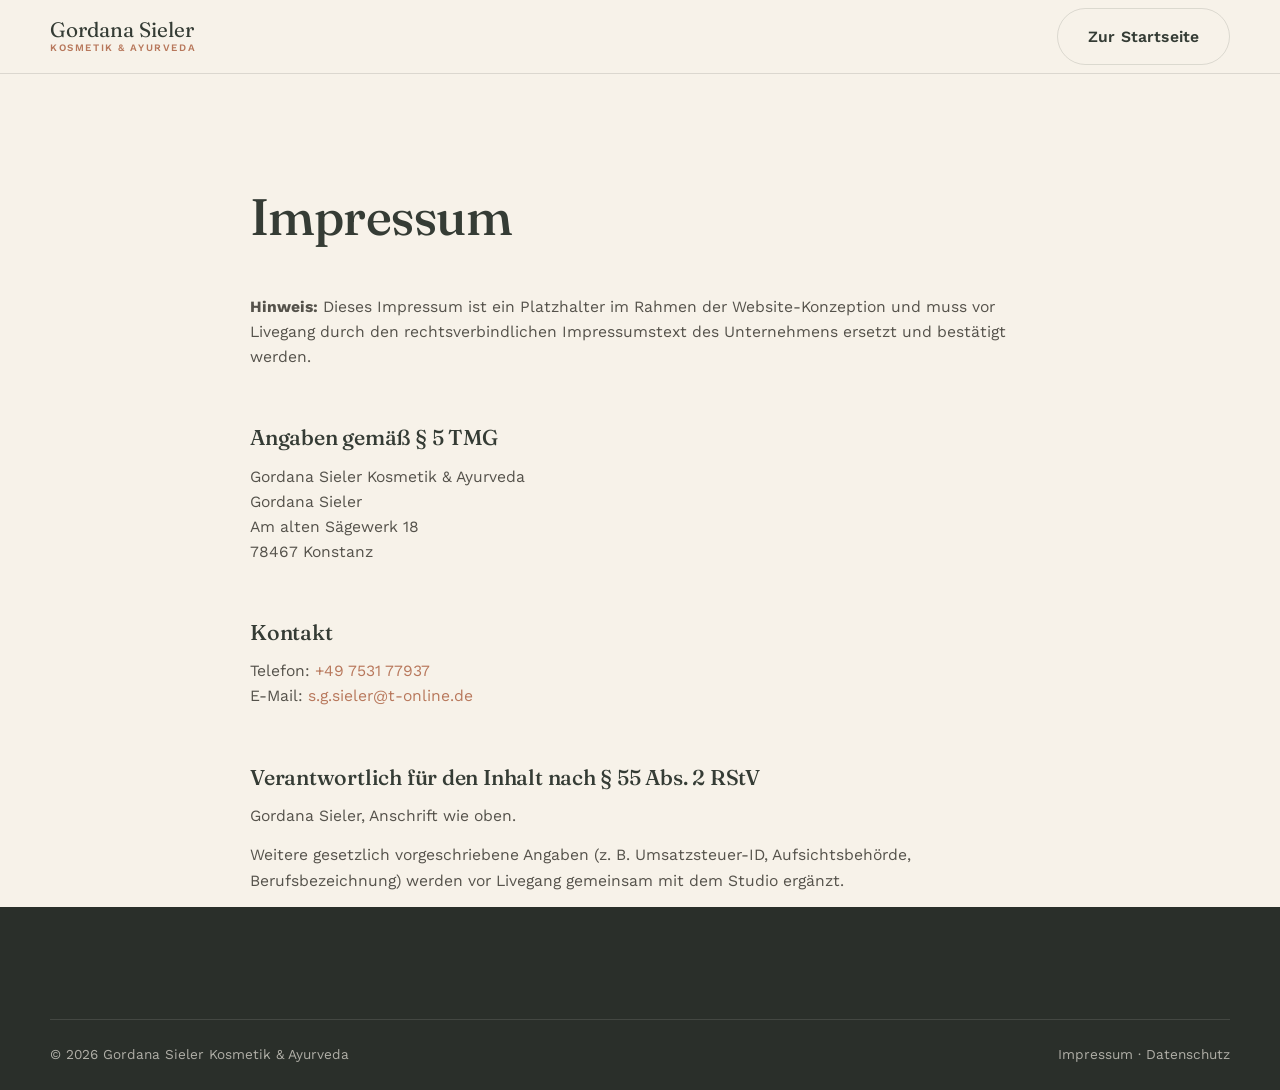
<file: impressum.html>
<!DOCTYPE html>
<html lang="de">
<head>
<meta charset="UTF-8" />
<meta name="viewport" content="width=device-width, initial-scale=1" />
<title>Impressum – Gordana Sieler Kosmetik &amp; Ayurveda</title>
<meta name="robots" content="noindex" />
<link rel="preconnect" href="https://fonts.googleapis.com" />
<link rel="preconnect" href="https://fonts.gstatic.com" crossorigin />
<link href="https://fonts.googleapis.com/css2?family=Fraunces:ital,opsz,wght@0,9..144,400;0,9..144,500;0,9..144,600;1,9..144,500&family=Work+Sans:wght@400;500;600;700&display=swap" rel="stylesheet" />
<link rel="stylesheet" href="css/styles.css" />
</head>
<body>
<header class="site-header is-scrolled">
  <div class="container">
    <a class="brand" href="index.html">
      Gordana Sieler
      <span>Kosmetik &amp; Ayurveda</span>
    </a>
    <a class="btn btn-ghost" href="index.html">Zur Startseite</a>
  </div>
</header>

<main class="container legal">
  <h1>Impressum</h1>
  <p><strong>Hinweis:</strong> Dieses Impressum ist ein Platzhalter im Rahmen der Website-Konzeption und muss vor
  Livegang durch den rechtsverbindlichen Impressumstext des Unternehmens ersetzt und bestätigt werden.</p>

  <h2>Angaben gemäß § 5 TMG</h2>
  <p>
    Gordana Sieler Kosmetik &amp; Ayurveda<br />
    Gordana Sieler<br />
    Am alten Sägewerk 18<br />
    78467 Konstanz
  </p>

  <h2>Kontakt</h2>
  <p>
    Telefon: <a href="tel:+4975317937">+49 7531 77937</a><br />
    E-Mail: <a href="mailto:s.g.sieler@t-online.de">s.g.sieler@t-online.de</a>
  </p>

  <h2>Verantwortlich für den Inhalt nach § 55 Abs. 2 RStV</h2>
  <p>Gordana Sieler, Anschrift wie oben.</p>

  <p>Weitere gesetzlich vorgeschriebene Angaben (z. B. Umsatzsteuer-ID, Aufsichtsbehörde, Berufsbezeichnung)
  werden vor Livegang gemeinsam mit dem Studio ergänzt.</p>
</main>

<footer class="site-footer">
  <div class="container footer__bottom">
    <span>&copy; 2026 Gordana Sieler Kosmetik &amp; Ayurveda</span>
    <span><a href="impressum.html">Impressum</a> &middot; <a href="datenschutz.html">Datenschutz</a></span>
  </div>
</footer>
</body>
</html>
</file>
<file: css/styles.css>
/* ==========================================================================
   Gordana Sieler Kosmetik & Ayurveda – Design System & Styles
   ========================================================================== */

:root {
  /* Brand colors */
  --c-ivory: #f7f2e9;
  --c-porcelain: #fffdfc;
  --c-sage: #7c8977;
  --c-sage-light: #a3ae9d;
  --c-olive: #353c35;
  --c-nude: #d6b7a6;
  --c-terracotta: #b8785c;
  --c-brass: #b59a68;

  --c-ink: #2c2a26;
  --c-ink-soft: #55524b;
  --c-line: rgba(53, 60, 53, 0.14);
  --c-line-soft: rgba(53, 60, 53, 0.08);

  /* Semantic */
  --bg-page: var(--c-ivory);
  --bg-surface: var(--c-porcelain);
  --bg-dark: var(--c-olive);
  --text-primary: var(--c-ink);
  --text-muted: var(--c-ink-soft);
  --text-on-dark: var(--c-ivory);
  --accent: var(--c-terracotta);
  --accent-soft: var(--c-nude);
  --detail: var(--c-brass);

  /* Type */
  --font-serif: "Fraunces", "Iowan Old Style", "Georgia", serif;
  --font-sans: "Work Sans", "Segoe UI", system-ui, sans-serif;

  --fs-xs: clamp(0.78rem, 0.75rem + 0.15vw, 0.85rem);
  --fs-sm: clamp(0.9rem, 0.87rem + 0.15vw, 0.98rem);
  --fs-base: clamp(1rem, 0.97rem + 0.2vw, 1.08rem);
  --fs-md: clamp(1.15rem, 1.1rem + 0.3vw, 1.35rem);
  --fs-lg: clamp(1.6rem, 1.4rem + 1vw, 2.1rem);
  --fs-xl: clamp(2.2rem, 1.8rem + 2vw, 3.2rem);
  --fs-hero: clamp(2.6rem, 2.1rem + 3vw, 4.4rem);

  /* Spacing */
  --sp-1: 0.5rem;
  --sp-2: 0.9rem;
  --sp-3: 1.5rem;
  --sp-4: 2.25rem;
  --sp-5: 3.5rem;
  --sp-6: 5.5rem;
  --sp-7: 8rem;

  --radius-sm: 6px;
  --radius-md: 14px;
  --radius-lg: 28px;
  --radius-pill: 999px;

  --shadow-soft: 0 20px 45px -25px rgba(53, 60, 53, 0.35);
  --shadow-card: 0 14px 34px -20px rgba(53, 60, 53, 0.28);

  --ease-soft: cubic-bezier(0.22, 1, 0.36, 1);
  --container-w: 1180px;
}

/* ---------- Reset ---------- */
*,
*::before,
*::after {
  box-sizing: border-box;
}

html {
  scroll-behavior: smooth;
}

body {
  margin: 0;
  background: var(--bg-page);
  color: var(--text-primary);
  font-family: var(--font-sans);
  font-size: var(--fs-base);
  line-height: 1.6;
  -webkit-font-smoothing: antialiased;
}

img,
svg {
  display: block;
  max-width: 100%;
}

a {
  color: inherit;
  text-decoration: none;
}

ul {
  margin: 0;
  padding: 0;
  list-style: none;
}

h1,
h2,
h3,
h4,
p,
figure {
  margin: 0;
}

button {
  font: inherit;
  cursor: pointer;
  border: none;
  background: none;
}

input,
textarea,
select {
  font: inherit;
}

.container {
  width: min(100% - 2.6rem, var(--container-w));
  margin-inline: auto;
}

.eyebrow {
  display: inline-flex;
  align-items: center;
  gap: 0.6em;
  font-size: var(--fs-xs);
  letter-spacing: 0.14em;
  text-transform: uppercase;
  color: var(--accent);
  font-weight: 600;
}

.eyebrow::before {
  content: "";
  width: 22px;
  height: 1px;
  background: currentColor;
}

h1,
h2,
h3,
.font-serif {
  font-family: var(--font-serif);
  font-weight: 500;
  color: var(--c-olive);
  letter-spacing: -0.01em;
  overflow-wrap: break-word;
  hyphens: auto;
}

h2 {
  font-size: var(--fs-xl);
  line-height: 1.12;
}

h3 {
  font-size: var(--fs-md);
  line-height: 1.25;
}

.section-head {
  max-width: 640px;
  margin-bottom: var(--sp-5);
}

.section-head p {
  margin-top: var(--sp-2);
  color: var(--text-muted);
  font-size: var(--fs-md);
}

section {
  padding-block: var(--sp-7);
}

/* ---------- Buttons ---------- */
.btn {
  display: inline-flex;
  align-items: center;
  justify-content: center;
  gap: 0.6em;
  padding: 0.95em 1.9em;
  border-radius: var(--radius-pill);
  font-size: var(--fs-sm);
  font-weight: 600;
  letter-spacing: 0.01em;
  transition: transform 0.35s var(--ease-soft), box-shadow 0.35s var(--ease-soft),
    background-color 0.35s var(--ease-soft), color 0.35s var(--ease-soft);
  white-space: nowrap;
}

.btn-primary {
  background: var(--c-olive);
  color: var(--c-ivory);
  box-shadow: var(--shadow-card);
}

.btn-primary:hover {
  background: var(--accent);
  transform: translateY(-2px);
  box-shadow: var(--shadow-soft);
}

.btn-ghost {
  background: transparent;
  color: var(--c-olive);
  border: 1px solid var(--c-line);
}

.btn-ghost:hover {
  border-color: var(--c-olive);
  transform: translateY(-2px);
}

.btn-on-dark {
  background: var(--c-ivory);
  color: var(--c-olive);
}

.btn-on-dark:hover {
  background: var(--accent);
  color: var(--c-ivory);
}

/* ---------- Header ---------- */
.site-header {
  position: fixed;
  inset-inline: 0;
  top: 0;
  z-index: 100;
  padding-block: var(--sp-3);
  transition: background-color 0.4s var(--ease-soft), box-shadow 0.4s var(--ease-soft),
    padding 0.4s var(--ease-soft);
}

.site-header .container {
  display: flex;
  align-items: center;
  justify-content: space-between;
  gap: var(--sp-3);
}

.site-header.is-scrolled {
  background: rgba(247, 242, 233, 0.92);
  backdrop-filter: blur(10px);
  box-shadow: 0 1px 0 var(--c-line);
  padding-block: var(--sp-1);
}

.brand {
  font-family: var(--font-serif);
  font-size: 1.3rem;
  color: var(--c-olive);
  display: flex;
  flex-direction: column;
  line-height: 1.1;
  white-space: nowrap;
}

.brand span {
  font-family: var(--font-sans);
  font-size: 0.62rem;
  letter-spacing: 0.16em;
  text-transform: uppercase;
  color: var(--accent);
  font-weight: 600;
  margin-top: 2px;
}

.nav-links {
  display: flex;
  align-items: center;
  gap: var(--sp-3);
  font-size: var(--fs-sm);
  font-weight: 500;
  flex-wrap: nowrap;
}

.nav-links a {
  position: relative;
  padding-block: 4px;
  white-space: nowrap;
}

.nav-links a::after {
  content: "";
  position: absolute;
  left: 0;
  right: 100%;
  bottom: 0;
  height: 1px;
  background: var(--accent);
  transition: right 0.3s var(--ease-soft);
}

.nav-links a:hover::after {
  right: 0;
}

.header-actions {
  display: flex;
  align-items: center;
  gap: var(--sp-4);
}

.nav-toggle {
  display: none;
  flex-direction: column;
  gap: 5px;
  padding: 8px;
}

.nav-toggle span {
  width: 22px;
  height: 2px;
  background: var(--c-olive);
  transition: transform 0.3s var(--ease-soft), opacity 0.3s var(--ease-soft);
}

.nav-toggle[aria-expanded="true"] span:nth-child(1) {
  transform: translateY(7px) rotate(45deg);
}

.nav-toggle[aria-expanded="true"] span:nth-child(2) {
  opacity: 0;
}

.nav-toggle[aria-expanded="true"] span:nth-child(3) {
  transform: translateY(-7px) rotate(-45deg);
}

.mobile-nav {
  position: fixed;
  inset: 0;
  z-index: 90;
  background: var(--c-ivory);
  display: flex;
  flex-direction: column;
  align-items: center;
  justify-content: center;
  gap: var(--sp-4);
  transform: translateY(-100%);
  transition: transform 0.45s var(--ease-soft);
}

.mobile-nav.is-open {
  transform: translateY(0);
}

.mobile-nav a:not(.btn) {
  font-family: var(--font-serif);
  font-size: 1.6rem;
  color: var(--c-olive);
}

.mobile-nav .btn {
  margin-top: var(--sp-2);
}

/* ---------- Hero ---------- */
.hero {
  position: relative;
  min-height: 100svh;
  display: flex;
  align-items: center;
  overflow: hidden;
  background: linear-gradient(180deg, var(--c-ivory) 0%, #f2ece0 100%);
}

.hero__grid {
  position: relative;
  z-index: 3;
  width: min(100% - 2.6rem, var(--container-w));
  margin-inline: auto;
  display: grid;
  grid-template-columns: minmax(0, 0.85fr) minmax(0, 1.15fr);
  gap: var(--sp-5);
  align-items: center;
  padding-top: var(--sp-6);
}

.hero__text {
  position: relative;
  z-index: 4;
}

.hero__text .eyebrow {
  opacity: 0;
  transform: translateY(14px);
  animation: hero-rise 0.7s var(--ease-soft) 0.15s forwards;
}

.hero h1 {
  font-size: var(--fs-hero);
  line-height: 1.06;
  margin-block: var(--sp-3) var(--sp-3);
  opacity: 0;
  transform: translateY(16px);
  animation: hero-rise 0.75s var(--ease-soft) 0.3s forwards;
}

.hero h1 em {
  font-style: italic;
  color: var(--accent);
}

.hero__sub {
  font-size: var(--fs-md);
  color: var(--text-muted);
  max-width: 34ch;
  opacity: 0;
  transform: translateY(16px);
  animation: hero-rise 0.75s var(--ease-soft) 0.45s forwards;
}

.hero__cta {
  display: flex;
  gap: var(--sp-3);
  margin-top: var(--sp-4);
  flex-wrap: wrap;
  opacity: 0;
  transform: translateY(16px);
  animation: hero-rise 0.75s var(--ease-soft) 0.6s forwards;
}

@keyframes hero-rise {
  to {
    opacity: 1;
    transform: translateY(0);
  }
}

.hero__visual {
  position: relative;
  aspect-ratio: 4 / 5;
  border-radius: var(--radius-lg);
  overflow: hidden;
  isolation: isolate;
}

.hero__layer {
  position: absolute;
  inset: -6%;
  will-change: transform;
  transition: transform 0.2s linear;
}

.hero__layer--bg {
  background: radial-gradient(120% 120% at 20% 15%, #efe6d6 0%, var(--c-ivory) 45%, #e9ddc9 100%);
  z-index: 1;
}

.hero__layer--mid {
  z-index: 2;
  background: radial-gradient(80% 80% at 70% 30%, rgba(214, 183, 166, 0.55) 0%, rgba(214, 183, 166, 0) 60%),
    radial-gradient(70% 70% at 30% 80%, rgba(124, 137, 119, 0.35) 0%, rgba(124, 137, 119, 0) 65%);
}

.hero__layer--main {
  z-index: 3;
}

.hero__layer--main picture,
.hero__layer--main img {
  display: block;
  width: 100%;
  height: 100%;
  object-fit: cover;
}

.hero__layer--main::after {
  content: "";
  position: absolute;
  inset: 0;
  background: linear-gradient(160deg, rgba(184, 120, 92, 0.16) 0%, rgba(53, 60, 53, 0.04) 45%, rgba(53, 60, 53, 0.28) 100%);
  mix-blend-mode: multiply;
  pointer-events: none;
}

.hero__layer--fg {
  z-index: 4;
  display: flex;
  align-items: flex-end;
  justify-content: flex-start;
  padding: 8%;
}

.hero__chip {
  background: rgba(255, 253, 252, 0.85);
  backdrop-filter: blur(6px);
  border-radius: var(--radius-md);
  padding: var(--sp-2) var(--sp-3);
  box-shadow: var(--shadow-card);
  display: flex;
  align-items: center;
  gap: var(--sp-2);
  font-size: var(--fs-xs);
  color: var(--c-olive);
}

.hero__chip svg {
  width: 20px;
  height: 20px;
  color: var(--accent);
  flex-shrink: 0;
}

.hero__note {
  position: absolute;
  bottom: var(--sp-3);
  right: var(--sp-4);
  z-index: 5;
  font-size: var(--fs-xs);
  color: var(--text-muted);
  max-width: 22ch;
  text-align: right;
}

.hero__scroll-cue {
  position: absolute;
  bottom: var(--sp-4);
  left: min(1.3rem, 3vw);
  z-index: 5;
  display: flex;
  align-items: center;
  gap: 0.6rem;
  font-size: var(--fs-xs);
  color: var(--text-muted);
}

.hero__scroll-cue span {
  width: 1px;
  height: 34px;
  background: linear-gradient(var(--c-olive), transparent);
  position: relative;
  overflow: hidden;
}

.hero__scroll-cue span::after {
  content: "";
  position: absolute;
  top: -34px;
  left: 0;
  width: 100%;
  height: 34px;
  background: var(--accent);
  animation: cue-fall 2.2s ease-in-out infinite;
}

@keyframes cue-fall {
  to {
    top: 34px;
  }
}

/* ---------- Worlds transition ---------- */
.worlds {
  position: relative;
  z-index: 5;
  margin-top: -6.5rem;
  padding-top: 0;
}

.worlds__grid {
  display: grid;
  grid-template-columns: repeat(3, minmax(0, 1fr));
  gap: var(--sp-3);
}

.worlds__grid {
  counter-reset: world;
}

.world-card {
  position: relative;
  background: var(--bg-surface);
  border-radius: var(--radius-lg);
  padding: var(--sp-4);
  box-shadow: var(--shadow-soft);
  border: 1px solid var(--c-line-soft);
  overflow: hidden;
  opacity: 0;
  transform: translateY(28px);
  transition: opacity 0.7s var(--ease-soft), transform 0.7s var(--ease-soft), box-shadow 0.35s var(--ease-soft);
}

.world-card::before {
  counter-increment: world;
  content: "0" counter(world);
  position: absolute;
  top: 0.05em;
  right: 0.25em;
  font-family: var(--font-serif);
  font-style: italic;
  font-size: 4rem;
  color: var(--accent);
  opacity: 0.14;
  line-height: 1;
  pointer-events: none;
}

.world-card.is-visible {
  opacity: 1;
  transform: translateY(0);
}

.world-card:nth-child(2) {
  transition-delay: 0.1s;
}

.world-card:nth-child(3) {
  transition-delay: 0.2s;
}

.world-card:hover {
  box-shadow: 0 26px 55px -25px rgba(53, 60, 53, 0.4);
  transform: translateY(-4px);
}

.world-card__icon {
  width: 46px;
  height: 46px;
  border-radius: 50%;
  background: var(--c-ivory);
  display: flex;
  align-items: center;
  justify-content: center;
  margin-bottom: var(--sp-3);
  color: var(--accent);
}

.world-card__icon svg {
  width: 22px;
  height: 22px;
}

.world-card h3 {
  margin-bottom: 0.5rem;
}

.world-card p {
  color: var(--text-muted);
  font-size: var(--fs-sm);
}

.world-card a {
  display: inline-flex;
  align-items: center;
  gap: 0.4em;
  margin-top: var(--sp-3);
  font-size: var(--fs-xs);
  font-weight: 600;
  letter-spacing: 0.04em;
  text-transform: uppercase;
  color: var(--c-olive);
}

.world-card a svg {
  width: 14px;
  height: 14px;
  transition: transform 0.3s var(--ease-soft);
}

.world-card a:hover svg {
  transform: translateX(4px);
}

/* ---------- Alternating leistungen blocks ---------- */
.leistung-block {
  scroll-margin-top: 6rem;
}

.leistung-block + .leistung-block {
  border-top: 1px solid var(--c-line-soft);
}

.leistung-block__grid {
  display: grid;
  grid-template-columns: minmax(0, 1fr) minmax(0, 1fr);
  gap: var(--sp-6);
  align-items: center;
}

.leistung-block--reverse .leistung-block__grid {
  direction: rtl;
}

.leistung-block--reverse .leistung-block__grid > * {
  direction: ltr;
}

.leistung-visual {
  aspect-ratio: 5 / 4;
  border-radius: var(--radius-lg);
  position: relative;
  overflow: hidden;
  box-shadow: var(--shadow-card);
}

.leistung-visual picture,
.leistung-visual img {
  display: block;
  width: 100%;
  height: 100%;
  object-fit: cover;
}

.leistung-visual::before {
  content: "";
  position: absolute;
  inset: 0;
  mix-blend-mode: multiply;
  pointer-events: none;
}

.leistung-visual--kosmetik::before {
  background: linear-gradient(160deg, rgba(184, 120, 92, 0.22) 0%, rgba(184, 120, 92, 0) 55%);
}

.leistung-visual--ayurveda::before {
  background: linear-gradient(160deg, rgba(124, 137, 119, 0.28) 0%, rgba(53, 60, 53, 0) 55%);
}

.leistung-visual--haende::before {
  background: linear-gradient(160deg, rgba(181, 154, 104, 0.26) 0%, rgba(181, 154, 104, 0) 55%);
}

.leistung-visual__ring {
  position: absolute;
  inset: 12%;
  border: 1px solid rgba(255, 253, 252, 0.5);
  border-radius: 50%;
}

.leistung-list {
  display: grid;
  gap: 0;
  margin-top: var(--sp-4);
  border-top: 1px solid var(--c-line);
}

.leistung-list li {
  display: flex;
  justify-content: space-between;
  align-items: baseline;
  gap: var(--sp-3);
  padding-block: var(--sp-2);
  border-bottom: 1px solid var(--c-line);
  font-size: var(--fs-sm);
}

.leistung-list li span:first-child {
  color: var(--c-olive);
  font-weight: 500;
}

.leistung-list li span:last-child {
  color: var(--text-muted);
  white-space: nowrap;
}

.leistung-list-note {
  margin-top: var(--sp-2);
  font-size: var(--fs-xs);
  color: var(--text-muted);
}

/* ---------- Chips (Spezial / Produkte) ---------- */
.chip-cloud {
  display: flex;
  flex-wrap: wrap;
  gap: 0.7rem;
}

.chip {
  padding: 0.6em 1.2em;
  border-radius: var(--radius-sm);
  border: 1px solid var(--c-line);
  font-size: var(--fs-sm);
  color: var(--c-olive);
  background: var(--bg-surface);
  transition: border-color 0.3s var(--ease-soft), transform 0.3s var(--ease-soft);
}

.chip:hover {
  border-color: var(--accent);
  transform: translateY(-2px);
}

.section-alt {
  background: var(--bg-surface);
}

.produkte__grid {
  display: grid;
  grid-template-columns: repeat(3, minmax(0, 1fr));
  gap: var(--sp-3);
}

.produkt-card {
  border: 1px solid var(--c-line);
  border-radius: var(--radius-md);
  padding: var(--sp-3);
  background: var(--c-ivory);
}

.produkt-card h4 {
  font-family: var(--font-serif);
  color: var(--c-olive);
  font-size: 1.05rem;
  margin-bottom: 0.4rem;
}

.produkt-card p {
  color: var(--text-muted);
  font-size: var(--fs-sm);
}

/* ---------- Ueber ---------- */
.about {
  display: grid;
  grid-template-columns: minmax(0, 0.8fr) minmax(0, 1.2fr);
  gap: var(--sp-6);
  align-items: center;
}

.about__portrait {
  aspect-ratio: 3 / 4;
  border-radius: var(--radius-lg);
  background: radial-gradient(120% 120% at 30% 20%, #eee5d5 0%, var(--c-sage-light) 60%, var(--c-olive) 140%);
  box-shadow: var(--shadow-card);
  position: relative;
  overflow: hidden;
}

.about__portrait::after {
  content: "";
  position: absolute;
  inset: 10%;
  border: 1px solid rgba(255, 253, 252, 0.45);
  border-radius: var(--radius-md);
}

.about__portrait::before {
  content: "GS";
  position: absolute;
  left: -0.05em;
  bottom: -0.22em;
  font-family: var(--font-serif);
  font-style: italic;
  font-size: 7rem;
  line-height: 1;
  color: var(--c-ivory);
  opacity: 0.18;
  pointer-events: none;
}

.about__portrait-accent {
  position: absolute;
  width: 46%;
  aspect-ratio: 1;
  right: -12%;
  bottom: -12%;
  border-radius: 58% 42% 40% 60% / 55% 62% 38% 45%;
  background: linear-gradient(150deg, var(--c-nude) 0%, var(--c-terracotta) 100%);
  box-shadow: 0 20px 45px -20px rgba(53, 60, 53, 0.45);
}

.about__quote {
  font-family: var(--font-serif);
  font-size: var(--fs-lg);
  color: var(--c-olive);
  line-height: 1.3;
  margin-block: var(--sp-3) var(--sp-4);
}

.about__quote span {
  color: var(--accent);
}

.about__signature {
  margin-top: var(--sp-4);
  font-family: var(--font-serif);
  font-style: italic;
  font-size: 1.4rem;
  color: var(--c-olive);
}

.about ul {
  margin-top: var(--sp-4);
  display: grid;
  gap: var(--sp-2);
}

.about ul li {
  display: flex;
  gap: 0.7em;
  color: var(--text-muted);
  font-size: var(--fs-sm);
}

.about ul li svg {
  width: 18px;
  height: 18px;
  color: var(--accent);
  flex-shrink: 0;
  margin-top: 2px;
}

/* ---------- Preise ---------- */
.preise-tabs {
  display: flex;
  gap: 0.6rem;
  flex-wrap: wrap;
  margin-bottom: var(--sp-4);
}

.preise-tab {
  padding: 0.55em 1.3em;
  border-radius: var(--radius-sm);
  border: 1px solid var(--c-line);
  font-size: var(--fs-sm);
  font-weight: 500;
  color: var(--text-muted);
  transition: all 0.3s var(--ease-soft);
}

.preise-tab.is-active,
.preise-tab:hover {
  background: var(--c-olive);
  color: var(--c-ivory);
  border-color: var(--c-olive);
}

.preise-panel {
  display: none;
}

.preise-panel.is-active {
  display: block;
  animation: hero-rise 0.5s var(--ease-soft);
}

.preise-grid {
  display: grid;
  gap: 0;
  border-top: 1px solid var(--c-line);
}

.preise-row {
  display: grid;
  grid-template-columns: 1fr auto auto;
  gap: var(--sp-3);
  align-items: baseline;
  padding-block: var(--sp-2);
  border-bottom: 1px solid var(--c-line);
}

.preise-row .name {
  font-weight: 500;
  color: var(--c-olive);
}

.preise-row .dauer {
  font-size: var(--fs-xs);
  color: var(--text-muted);
}

.preise-row .preis {
  font-family: var(--font-serif);
  font-size: var(--fs-md);
  color: var(--accent);
  white-space: nowrap;
}

.preise-hinweis {
  margin-top: var(--sp-4);
  font-size: var(--fs-xs);
  color: var(--text-muted);
  max-width: 60ch;
}

/* ---------- Termin / Kontakt ---------- */
.kontakt {
  background: var(--bg-dark);
  color: var(--text-on-dark);
}

.kontakt .eyebrow {
  color: var(--c-brass);
}

.kontakt h2 {
  color: var(--c-ivory);
}

.kontakt__grid {
  display: grid;
  grid-template-columns: minmax(0, 1fr) minmax(0, 1fr);
  gap: var(--sp-6);
}

.kontakt-info {
  display: grid;
  gap: var(--sp-4);
}

.kontakt-info__item {
  display: flex;
  gap: var(--sp-3);
}

.kontakt-info__item svg {
  width: 22px;
  height: 22px;
  color: var(--c-brass);
  flex-shrink: 0;
  margin-top: 3px;
}

.kontakt-info__item h4 {
  font-family: var(--font-sans);
  font-weight: 600;
  font-size: var(--fs-sm);
  color: var(--c-ivory);
  margin-bottom: 0.25rem;
}

.kontakt-info__item p,
.kontakt-info__item a {
  color: rgba(247, 242, 233, 0.72);
  font-size: var(--fs-sm);
}

.kontakt-info__item a:hover {
  color: var(--c-brass);
}

.kontakt-map {
  margin-top: var(--sp-4);
  border-radius: var(--radius-md);
  overflow: hidden;
  aspect-ratio: 16/9;
  background: linear-gradient(135deg, rgba(124, 137, 119, 0.35), rgba(181, 154, 104, 0.25));
  position: relative;
  border: 1px solid rgba(247, 242, 233, 0.15);
}

.kontakt-map span {
  position: absolute;
  inset: 0;
  display: flex;
  align-items: center;
  justify-content: center;
  font-size: var(--fs-xs);
  color: rgba(247, 242, 233, 0.65);
  text-align: center;
  padding: 1rem;
}

.form-card {
  background: rgba(247, 242, 233, 0.06);
  border: 1px solid rgba(247, 242, 233, 0.14);
  border-radius: var(--radius-lg);
  padding: var(--sp-4);
}

.form-row {
  display: grid;
  gap: var(--sp-3);
  margin-bottom: var(--sp-3);
}

.form-row--split {
  grid-template-columns: 1fr 1fr;
}

.form-field label {
  display: block;
  font-size: var(--fs-xs);
  letter-spacing: 0.04em;
  text-transform: uppercase;
  color: rgba(247, 242, 233, 0.6);
  margin-bottom: 0.45rem;
}

.form-field input,
.form-field select,
.form-field textarea {
  width: 100%;
  background: rgba(247, 242, 233, 0.08);
  border: 1px solid rgba(247, 242, 233, 0.22);
  border-radius: var(--radius-sm);
  padding: 0.75em 0.9em;
  color: var(--c-ivory);
  transition: border-color 0.3s var(--ease-soft), background-color 0.3s var(--ease-soft);
}

.form-field select option {
  color: var(--c-ink);
}

.form-field input::placeholder,
.form-field textarea::placeholder {
  color: rgba(247, 242, 233, 0.4);
}

.form-field input:focus,
.form-field select:focus,
.form-field textarea:focus {
  outline: none;
  border-color: var(--c-brass);
  background: rgba(247, 242, 233, 0.12);
}

.form-note {
  font-size: var(--fs-xs);
  color: rgba(247, 242, 233, 0.7);
  margin-top: var(--sp-2);
}

.form-status {
  margin-top: var(--sp-2);
  font-size: var(--fs-xs);
  color: var(--c-brass);
  min-height: 1em;
}

/* ---------- Footer ---------- */
.site-footer {
  background: #2a2f2a;
  color: rgba(247, 242, 233, 0.75);
  padding-block: var(--sp-5) var(--sp-3);
}

.footer__grid {
  display: grid;
  grid-template-columns: minmax(0, 1.4fr) minmax(0, 1fr) minmax(0, 1fr);
  gap: var(--sp-5);
}

.footer__brand {
  font-family: var(--font-serif);
  font-size: 1.3rem;
  color: var(--c-ivory);
  margin-bottom: var(--sp-2);
}

.footer__grid h5 {
  font-size: var(--fs-xs);
  letter-spacing: 0.1em;
  text-transform: uppercase;
  color: var(--c-brass);
  margin-bottom: var(--sp-2);
}

.footer__grid ul {
  display: grid;
  gap: 0.6rem;
  font-size: var(--fs-sm);
}

.footer__grid a:hover {
  color: var(--c-ivory);
}

.footer__bottom {
  margin-top: var(--sp-5);
  padding-top: var(--sp-3);
  border-top: 1px solid rgba(247, 242, 233, 0.12);
  display: flex;
  justify-content: space-between;
  gap: var(--sp-3);
  flex-wrap: wrap;
  font-size: var(--fs-xs);
  color: rgba(247, 242, 233, 0.65);
}

/* ---------- Legal pages ---------- */
.legal {
  padding-top: calc(var(--sp-7) + 3rem);
  max-width: 780px;
  margin-inline: auto;
}

.legal h1 {
  font-size: var(--fs-xl);
  margin-bottom: var(--sp-4);
}

.legal h2 {
  font-size: var(--fs-md);
  margin-top: var(--sp-5);
  margin-bottom: var(--sp-2);
}

.legal p,
.legal li {
  color: var(--text-muted);
  font-size: var(--fs-sm);
  margin-bottom: var(--sp-2);
}

.legal a {
  color: var(--accent);
}

/* ---------- Utility / reveal ---------- */
.reveal {
  opacity: 0;
  transform: translateY(22px);
  transition: opacity 0.8s var(--ease-soft), transform 0.8s var(--ease-soft);
}

.reveal.is-visible {
  opacity: 1;
  transform: translateY(0);
}

.skip-link {
  position: absolute;
  left: -999px;
  top: 0;
  background: var(--c-olive);
  color: var(--c-ivory);
  padding: 0.8em 1.2em;
  z-index: 999;
  border-radius: 0 0 var(--radius-sm) 0;
}

.skip-link:focus {
  left: 0;
}

/* ---------- Responsive ---------- */
@media (max-width: 1024px) {
  .hero__grid {
    grid-template-columns: minmax(0, 1fr);
    padding-top: var(--sp-5);
  }

  .hero__visual {
    aspect-ratio: 16 / 10;
  }

  .worlds__grid,
  .produkte__grid {
    grid-template-columns: minmax(0, 1fr) minmax(0, 1fr);
  }

  .leistung-block__grid,
  .about,
  .kontakt__grid,
  .footer__grid {
    grid-template-columns: minmax(0, 1fr);
  }

  .leistung-block--reverse .leistung-block__grid {
    direction: ltr;
  }

  .about__portrait {
    max-width: 340px;
  }

  .footer__grid {
    gap: var(--sp-4);
  }
}

@media (max-width: 760px) {
  section {
    padding-block: var(--sp-6);
  }

  .nav-links,
  .header-actions .btn-ghost {
    display: none;
  }

  .nav-toggle {
    display: flex;
  }

  .worlds__grid,
  .produkte__grid {
    grid-template-columns: minmax(0, 1fr);
  }

  .worlds {
    margin-top: -3.5rem;
  }

  .form-row--split {
    grid-template-columns: minmax(0, 1fr);
  }

  .preise-row {
    grid-template-columns: minmax(0, 1fr);
    row-gap: 0.2rem;
  }

  .hero__note {
    display: none;
  }
}

@media (prefers-reduced-motion: reduce) {
  html {
    scroll-behavior: auto;
  }

  .hero__text .eyebrow,
  .hero h1,
  .hero__sub,
  .hero__cta,
  .reveal,
  .world-card {
    animation: none !important;
    opacity: 1 !important;
    transform: none !important;
    transition: none !important;
  }

  .hero__scroll-cue span::after {
    animation: none;
  }
}
</file>
